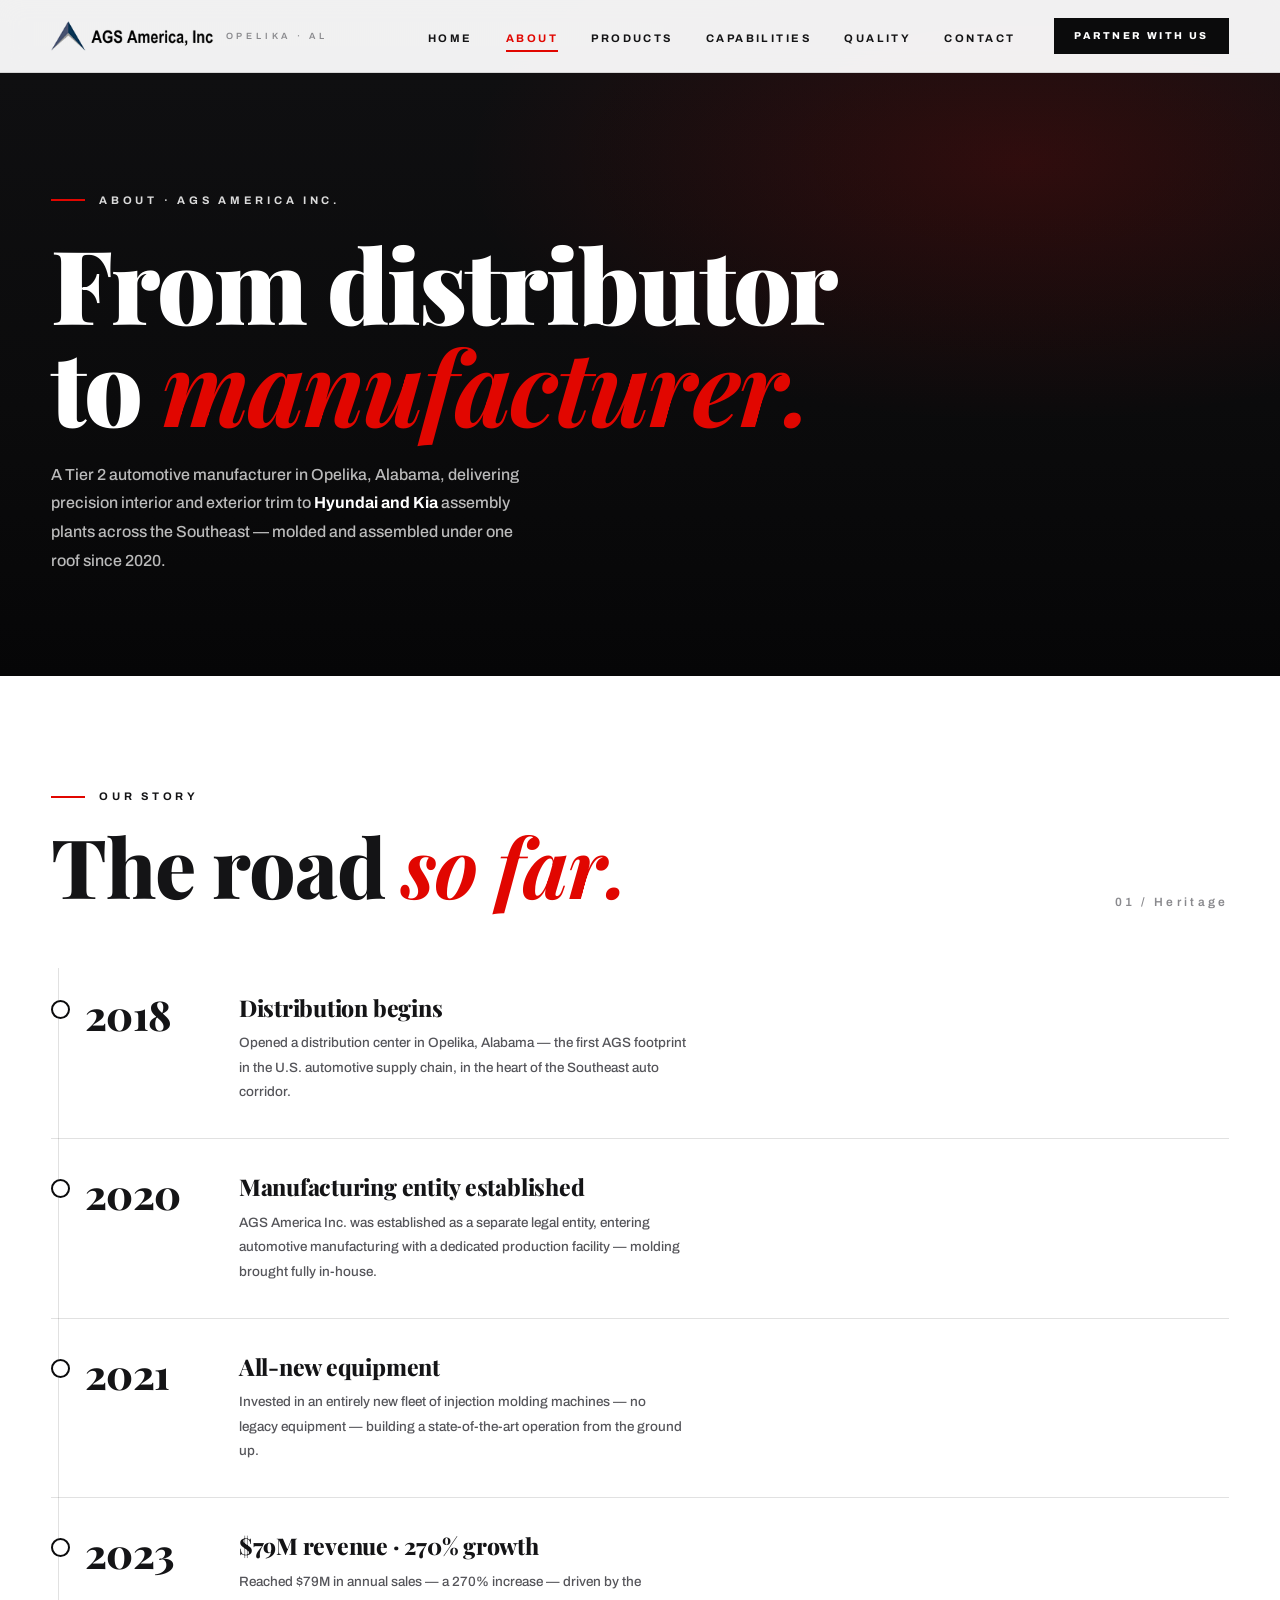
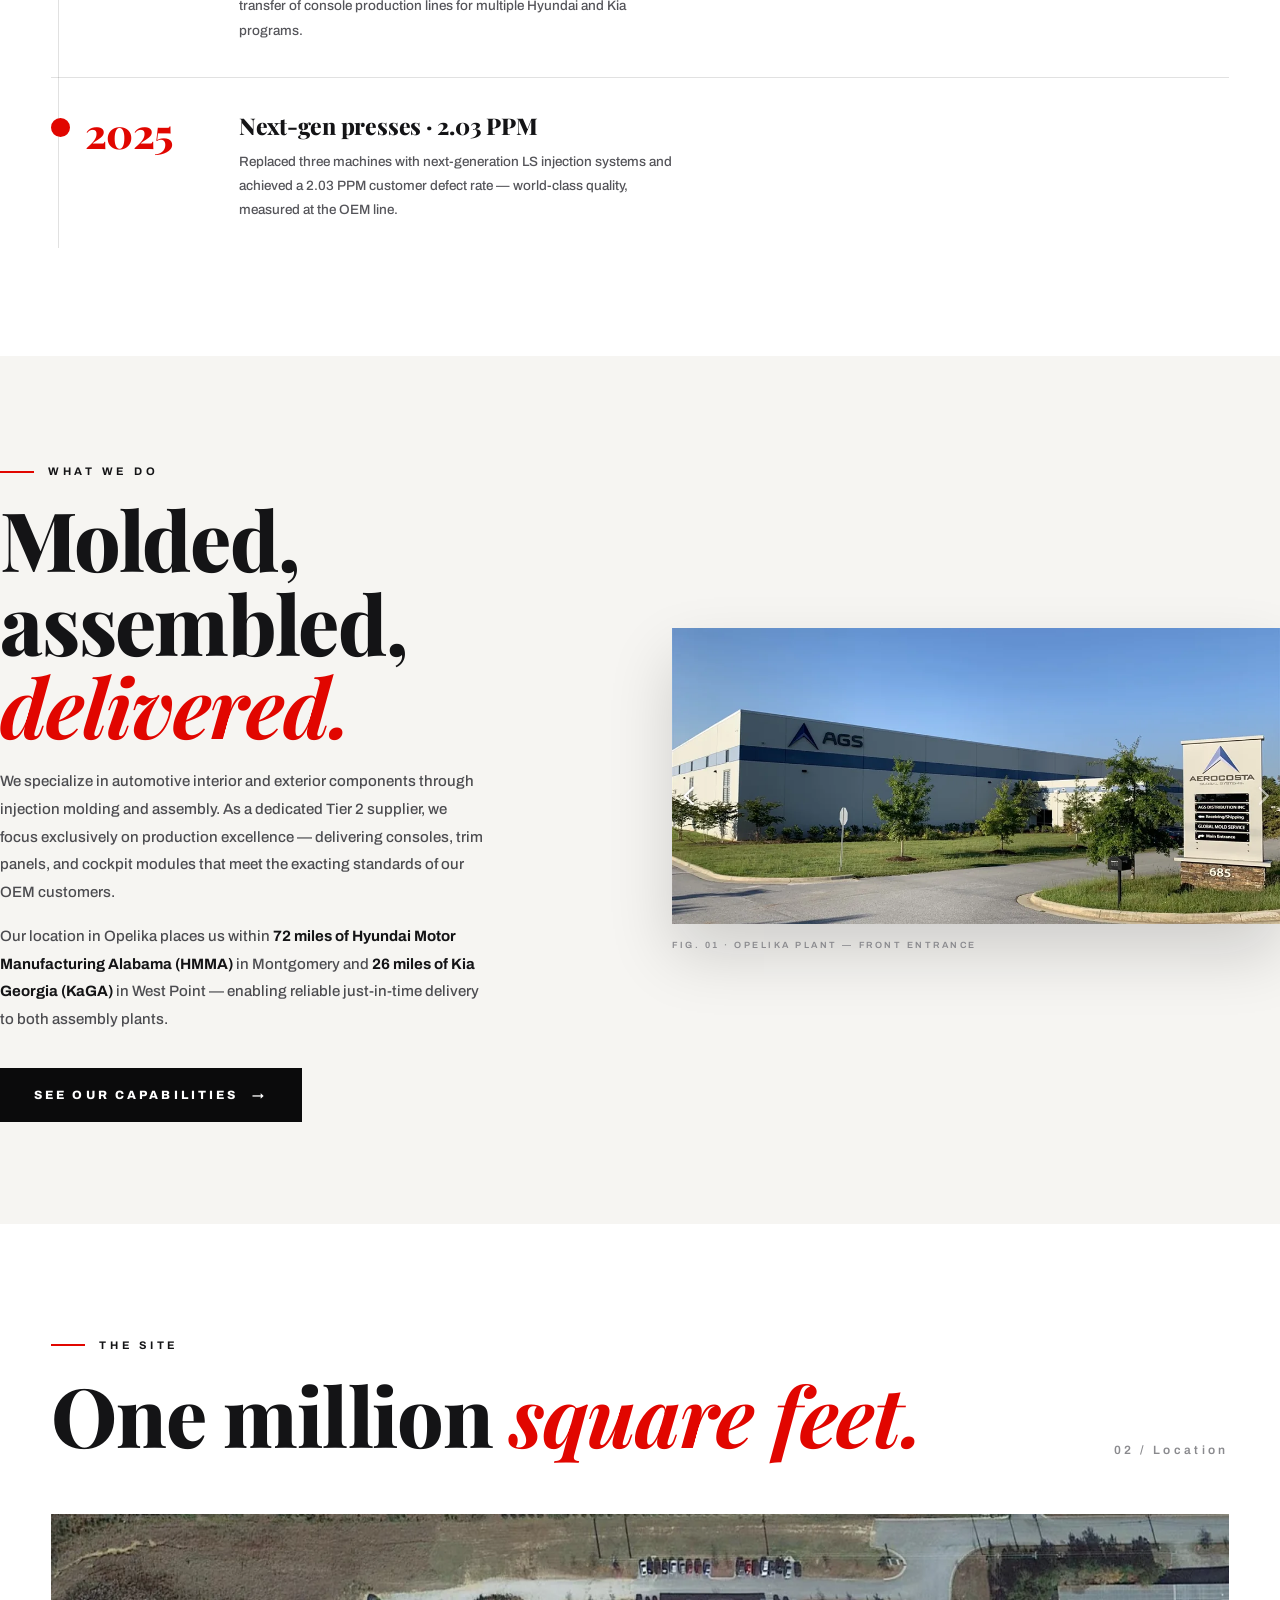
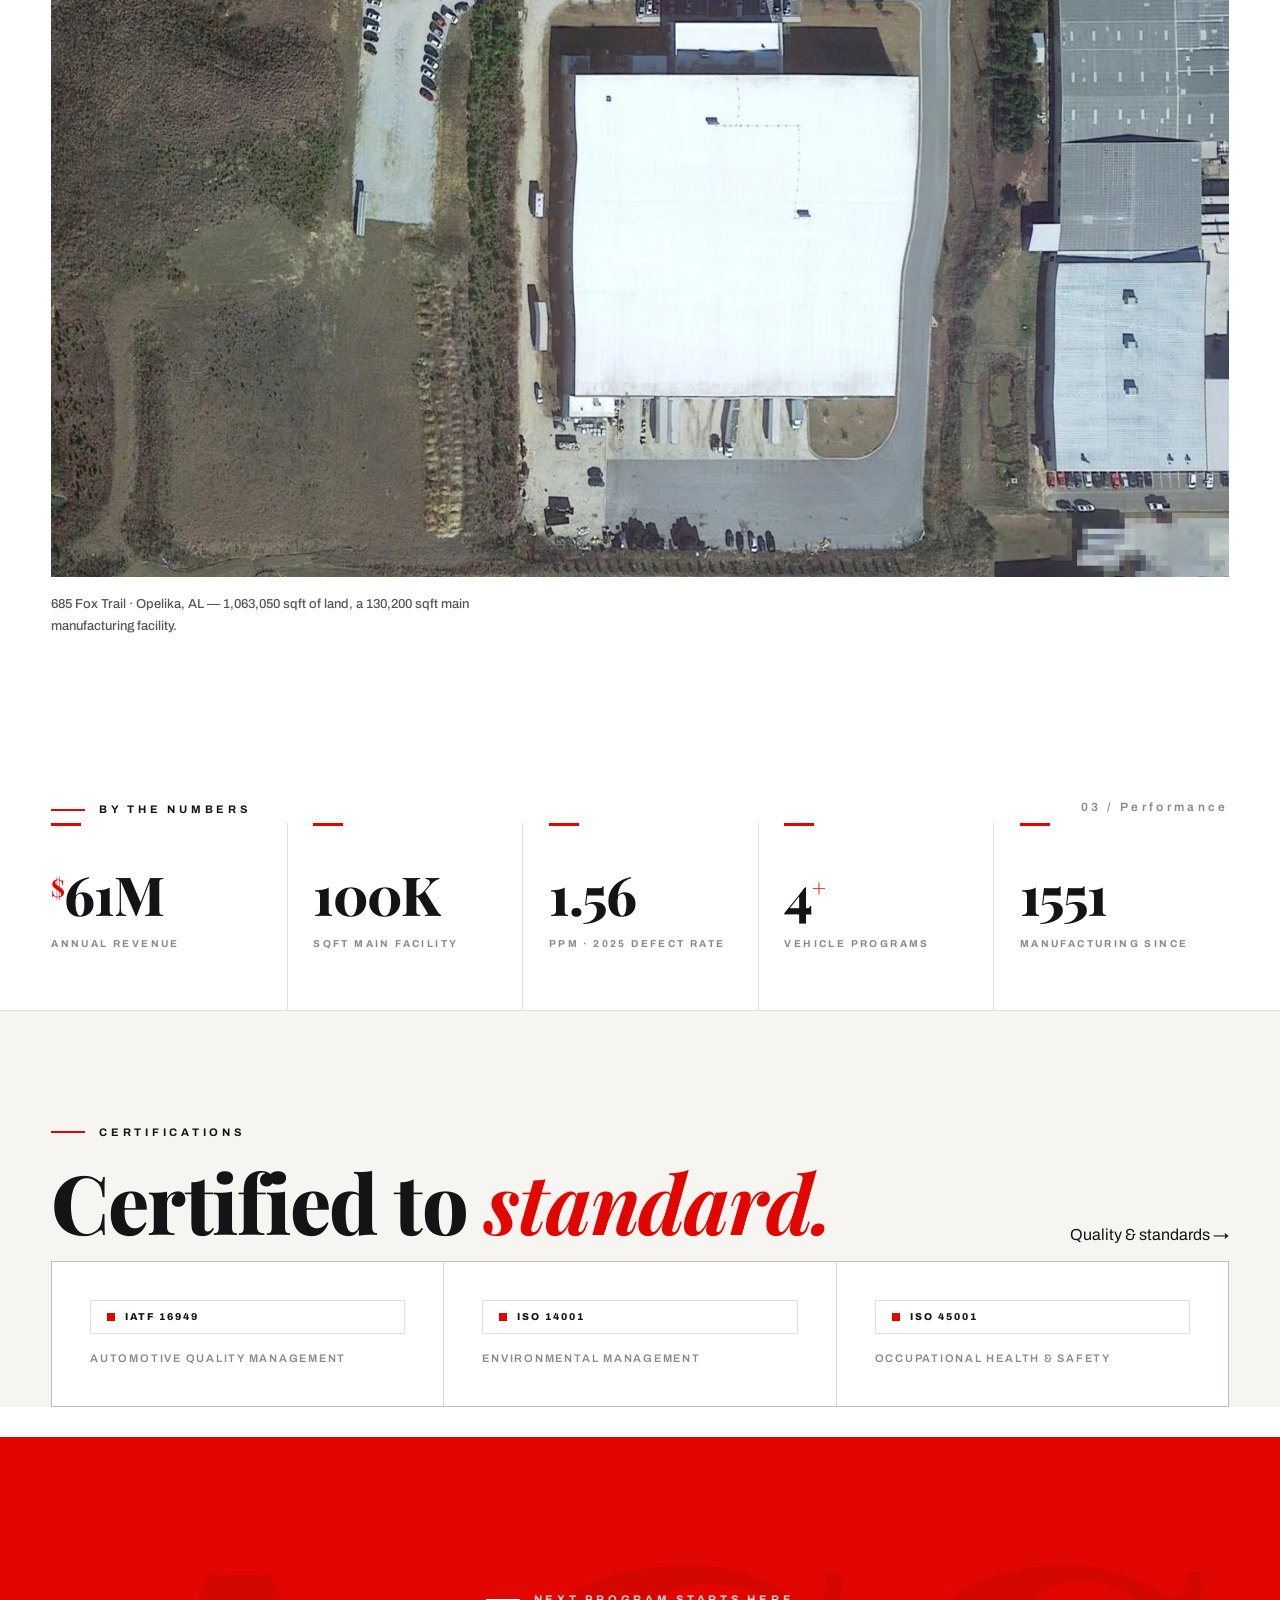
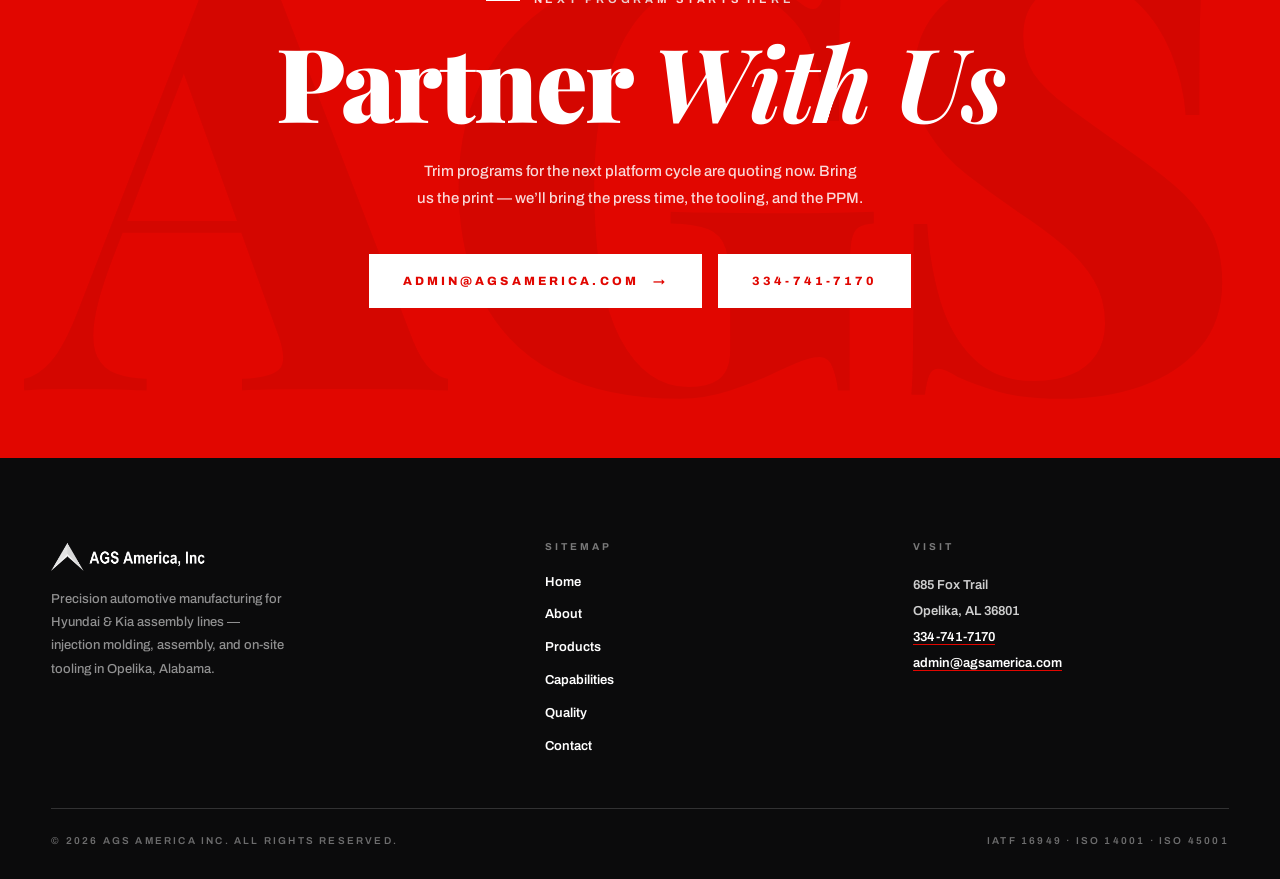
<file: about.html>
<!DOCTYPE html>
<html lang="en">
<head>
<meta charset="UTF-8">
<meta name="viewport" content="width=device-width, initial-scale=1.0">
<title>About AGS America — From Distributor to Manufacturer | Opelika, AL</title>
<meta name="description" content="AGS America grew from a 2018 distribution operation into a Tier 2 automotive manufacturer in Opelika, Alabama — injection molding and assembly for Hyundai and Kia platforms, $79M revenue, 2.03 PPM.">
<link rel="canonical" href="https://www.agsamerica.com/about.html">
<link rel="icon" href="favicon.ico" type="image/x-icon">

<!-- Open Graph -->
<meta property="og:type" content="website">
<meta property="og:title" content="About AGS America — From Distributor to Manufacturer">
<meta property="og:description" content="From a 2018 distribution center to a 130,200 sqft manufacturing plant serving Hyundai & Kia — the AGS America story.">
<meta property="og:url" content="https://www.agsamerica.com/about.html">
<meta property="og:image" content="https://www.agsamerica.com/img/plant-aerial-1.webp">
<meta name="twitter:card" content="summary_large_image">

<!-- Fonts -->
<link rel="preconnect" href="https://fonts.googleapis.com">
<link rel="preconnect" href="https://fonts.gstatic.com" crossorigin>
<link href="https://fonts.googleapis.com/css2?family=Playfair+Display:ital,wght@0,500;0,700;0,800;0,900;1,500;1,700;1,900&family=Archivo:wght@400;500;600;700;800;900&display=swap" rel="stylesheet">

<link rel="stylesheet" href="css/main.css?v=1">
<link rel="stylesheet" href="css/sub.css?v=4">
</head>
<body>

<!-- ================= NAV ================= -->
<header class="nav">
  <div class="wrap nav-inner">
    <a class="brand" href="index.html" aria-label="AGS America home">
      <img class="brand-logo" src="ags-logo.png" alt="AGS America">
      <span class="brand-sub">Opelika · AL</span>
    </a>
    <nav class="nav-drawer" id="primary-nav" aria-label="Primary">
      <ul class="nav-links">
        <li><a href="index.html">Home</a></li>
        <li><a href="about.html" class="active">About</a></li>
        <li><a href="products.html">Products</a></li>
        <li><a href="capabilities.html">Capabilities</a></li>
        <li><a href="quality.html">Quality</a></li>
        <li><a href="contact.html">Contact</a></li>
      </ul>
      <a class="nav-cta" href="contact.html">Partner&nbsp;With&nbsp;Us</a>
    </nav>
    <button class="nav-toggle" aria-label="Menu" aria-expanded="false" aria-controls="primary-nav">
      <span></span><span></span><span></span>
    </button>
  </div>
</header>

<!-- ================= PAGE HERO ================= -->
<section class="page-hero">
  <div class="wrap">
    <span class="kicker reveal">About · AGS America Inc.</span>
    <h1 class="reveal d1">From distributor<br>to <em>manufacturer.</em></h1>
    <p class="lead reveal d2">
      A Tier 2 automotive manufacturer in Opelika, Alabama, delivering precision interior and
      exterior trim to <strong>Hyundai and Kia</strong> assembly plants across the Southeast —
      molded and assembled under one roof since 2020.
    </p>
  </div>
</section>

<!-- ================= OUR STORY — TIMELINE ================= -->
<section class="sub-sec">
  <div class="wrap">
    <div class="sec-head">
      <div class="reveal">
        <span class="kicker">Our Story</span>
        <h2 class="sec-title">The road <em>so far.</em></h2>
      </div>
      <span class="index-no reveal d2">01 / Heritage</span>
    </div>

    <ol class="vtl">
      <li class="vtl-item reveal">
        <span class="vtl-year">2018</span>
        <div class="vtl-body">
          <h3>Distribution begins</h3>
          <p>Opened a distribution center in Opelika, Alabama — the first AGS footprint in the U.S. automotive supply chain, in the heart of the Southeast auto corridor.</p>
        </div>
      </li>
      <li class="vtl-item reveal d1">
        <span class="vtl-year">2020</span>
        <div class="vtl-body">
          <h3>Manufacturing entity established</h3>
          <p>AGS America Inc. was established as a separate legal entity, entering automotive manufacturing with a dedicated production facility — molding brought fully in-house.</p>
        </div>
      </li>
      <li class="vtl-item reveal d2">
        <span class="vtl-year">2021</span>
        <div class="vtl-body">
          <h3>All-new equipment</h3>
          <p>Invested in an entirely new fleet of injection molding machines — no legacy equipment — building a state-of-the-art operation from the ground up.</p>
        </div>
      </li>
      <li class="vtl-item reveal d3">
        <span class="vtl-year">2023</span>
        <div class="vtl-body">
          <h3>$79M revenue · 270% growth</h3>
          <p>Reached $79M in annual sales — a 270% increase — driven by the transfer of console production lines for multiple Hyundai and Kia programs.</p>
        </div>
      </li>
      <li class="vtl-item vtl-hot reveal d4">
        <span class="vtl-year">2025</span>
        <div class="vtl-body">
          <h3>Next-gen presses · 2.03 PPM</h3>
          <p>Replaced three machines with next-generation LS injection systems and achieved a 2.03 PPM customer defect rate — world-class quality, measured at the OEM line.</p>
        </div>
      </li>
    </ol>
  </div>
</section>

<!-- ================= WHAT WE DO ================= -->
<section class="sub-sec sub-sec--paper">
  <div class="wrap split-feature">
    <div class="split-feature-text reveal">
      <span class="kicker">What We Do</span>
      <h2 class="sec-title">Molded, assembled,<br><em>delivered.</em></h2>
      <p class="prose">
        We specialize in automotive interior and exterior components through injection molding and
        assembly. As a dedicated Tier 2 supplier, we focus exclusively on production excellence —
        delivering consoles, trim panels, and cockpit modules that meet the exacting standards of
        our OEM customers.
      </p>
      <p class="prose">
        Our location in Opelika places us within <strong>72 miles of Hyundai Motor Manufacturing
        Alabama (HMMA)</strong> in Montgomery and <strong>26 miles of Kia Georgia (KaGA)</strong> in
        West Point — enabling reliable just-in-time delivery to both assembly plants.
      </p>
      <a class="btn btn--dark" href="capabilities.html">See our capabilities <span class="arrow">→</span></a>
    </div>
    <figure class="split-feature-media reveal d2">
      <img src="img/plant-exterior-front-1.webp" alt="AGS America plant — front entrance, Fox Trail" loading="lazy" decoding="async" width="1400" height="788">
      <figcaption>Fig. 01 · Opelika plant — front entrance</figcaption>
    </figure>
  </div>
</section>

<!-- ================= LOCATION PHOTO ================= -->
<section class="sub-sec">
  <div class="wrap">
    <div class="sec-head">
      <div class="reveal">
        <span class="kicker">The site</span>
        <h2 class="sec-title">One million <em>square feet.</em></h2>
      </div>
      <span class="index-no reveal d2">02 / Location</span>
    </div>
    <figure class="wide-photo reveal">
      <img src="img/plant-aerial-1.webp" alt="Aerial view of the AGS America facility in Opelika, Alabama" loading="lazy" decoding="async" width="1920" height="1080">
      <figcaption>685 Fox Trail · Opelika, AL — 1,063,050 sqft of land, a 130,200 sqft main manufacturing facility.</figcaption>
    </figure>
  </div>
</section>

<!-- ================= BY THE NUMBERS ================= -->
<section class="stats" aria-label="Company statistics">
  <div class="wrap">
    <div class="stats-head reveal">
      <span class="kicker">By the numbers</span>
      <span class="index-no">03 / Performance</span>
    </div>
    <div class="stats-grid">
      <div class="stat reveal">
        <div class="stat-num"><sup>$</sup><span class="count" data-target="79" data-suffix="M">0</span></div>
        <div class="stat-label">Annual Revenue</div>
      </div>
      <div class="stat reveal d1">
        <div class="stat-num"><span class="count" data-target="130" data-suffix="K">0</span></div>
        <div class="stat-label">sqft Main Facility</div>
      </div>
      <div class="stat reveal d2">
        <div class="stat-num"><span class="count" data-target="2.03" data-decimals="2">0</span></div>
        <div class="stat-label">PPM · 2025 Defect Rate</div>
      </div>
      <div class="stat reveal d3">
        <div class="stat-num"><span class="count" data-target="5">0</span><sup>+</sup></div>
        <div class="stat-label">Vehicle Programs</div>
      </div>
      <div class="stat reveal d4">
        <div class="stat-num"><span class="count" data-target="2020">0</span></div>
        <div class="stat-label">Manufacturing Since</div>
      </div>
    </div>
  </div>
</section>

<!-- ================= CERTIFICATIONS MINI ================= -->
<section class="sub-sec sub-sec--paper">
  <div class="wrap">
    <div class="sec-head">
      <div class="reveal">
        <span class="kicker">Certifications</span>
        <h2 class="sec-title">Certified to <em>standard.</em></h2>
      </div>
      <a class="tl-link reveal d2" href="quality.html">Quality &amp; standards <span aria-hidden="true">→</span></a>
    </div>
    <div class="cert-mini reveal">
      <a class="cert-mini-item" href="quality.html">
        <span class="badge-chip">IATF 16949</span>
        <p>Automotive Quality Management</p>
      </a>
      <a class="cert-mini-item" href="quality.html">
        <span class="badge-chip">ISO 14001</span>
        <p>Environmental Management</p>
      </a>
      <a class="cert-mini-item" href="quality.html">
        <span class="badge-chip">ISO 45001</span>
        <p>Occupational Health &amp; Safety</p>
      </a>
    </div>
  </div>
</section>

<!-- ================= CTA ================= -->
<section class="cta" id="contact">
  <div class="wrap">
    <span class="kicker reveal">Next program starts here</span>
    <h2 class="reveal d1">Partner <em>With Us</em></h2>
    <p class="reveal d2">Trim programs for the next platform cycle are quoting now. Bring us the print — we’ll bring the press time, the tooling, and the PPM.</p>
    <div class="cta-actions reveal d3">
      <a class="btn" href="mailto:admin@agsamerica.com?subject=Website%20Inquiry%20-%20AGS%20America">admin@agsamerica.com <span class="arrow">→</span></a>
      <a class="btn btn--ghost" href="tel:+13347417170">334-741-7170</a>
    </div>
  </div>
</section>

<!-- ================= FOOTER ================= -->
<footer class="footer">
  <div class="wrap">
    <div class="footer-inner">
      <div>
        <img class="footer-logo" src="ags-logo-white.png" alt="AGS America">
        <p class="footer-tag">Precision automotive manufacturing for Hyundai &amp; Kia assembly lines — injection molding, assembly, and on-site tooling in Opelika, Alabama.</p>
      </div>
      <div>
        <h4>Sitemap</h4>
        <ul>
          <li><a href="index.html">Home</a></li>
          <li><a href="about.html">About</a></li>
          <li><a href="products.html">Products</a></li>
          <li><a href="capabilities.html">Capabilities</a></li>
          <li><a href="quality.html">Quality</a></li>
          <li><a href="contact.html">Contact</a></li>
        </ul>
      </div>
      <div>
        <h4>Visit</h4>
        <address>
          685 Fox Trail<br>
          Opelika, AL 36801<br>
          <a href="tel:+13347417170">334-741-7170</a><br>
          <a href="mailto:admin@agsamerica.com">admin@agsamerica.com</a>
        </address>
      </div>
    </div>
    <div class="footer-base">
      <span>© 2026 AGS America Inc. All rights reserved.</span>
      <span>IATF 16949 · ISO 14001 · ISO 45001</span>
    </div>
  </div>
</footer>

<script src="js/main.js?v=2" defer></script>
</body>
</html>
</file>
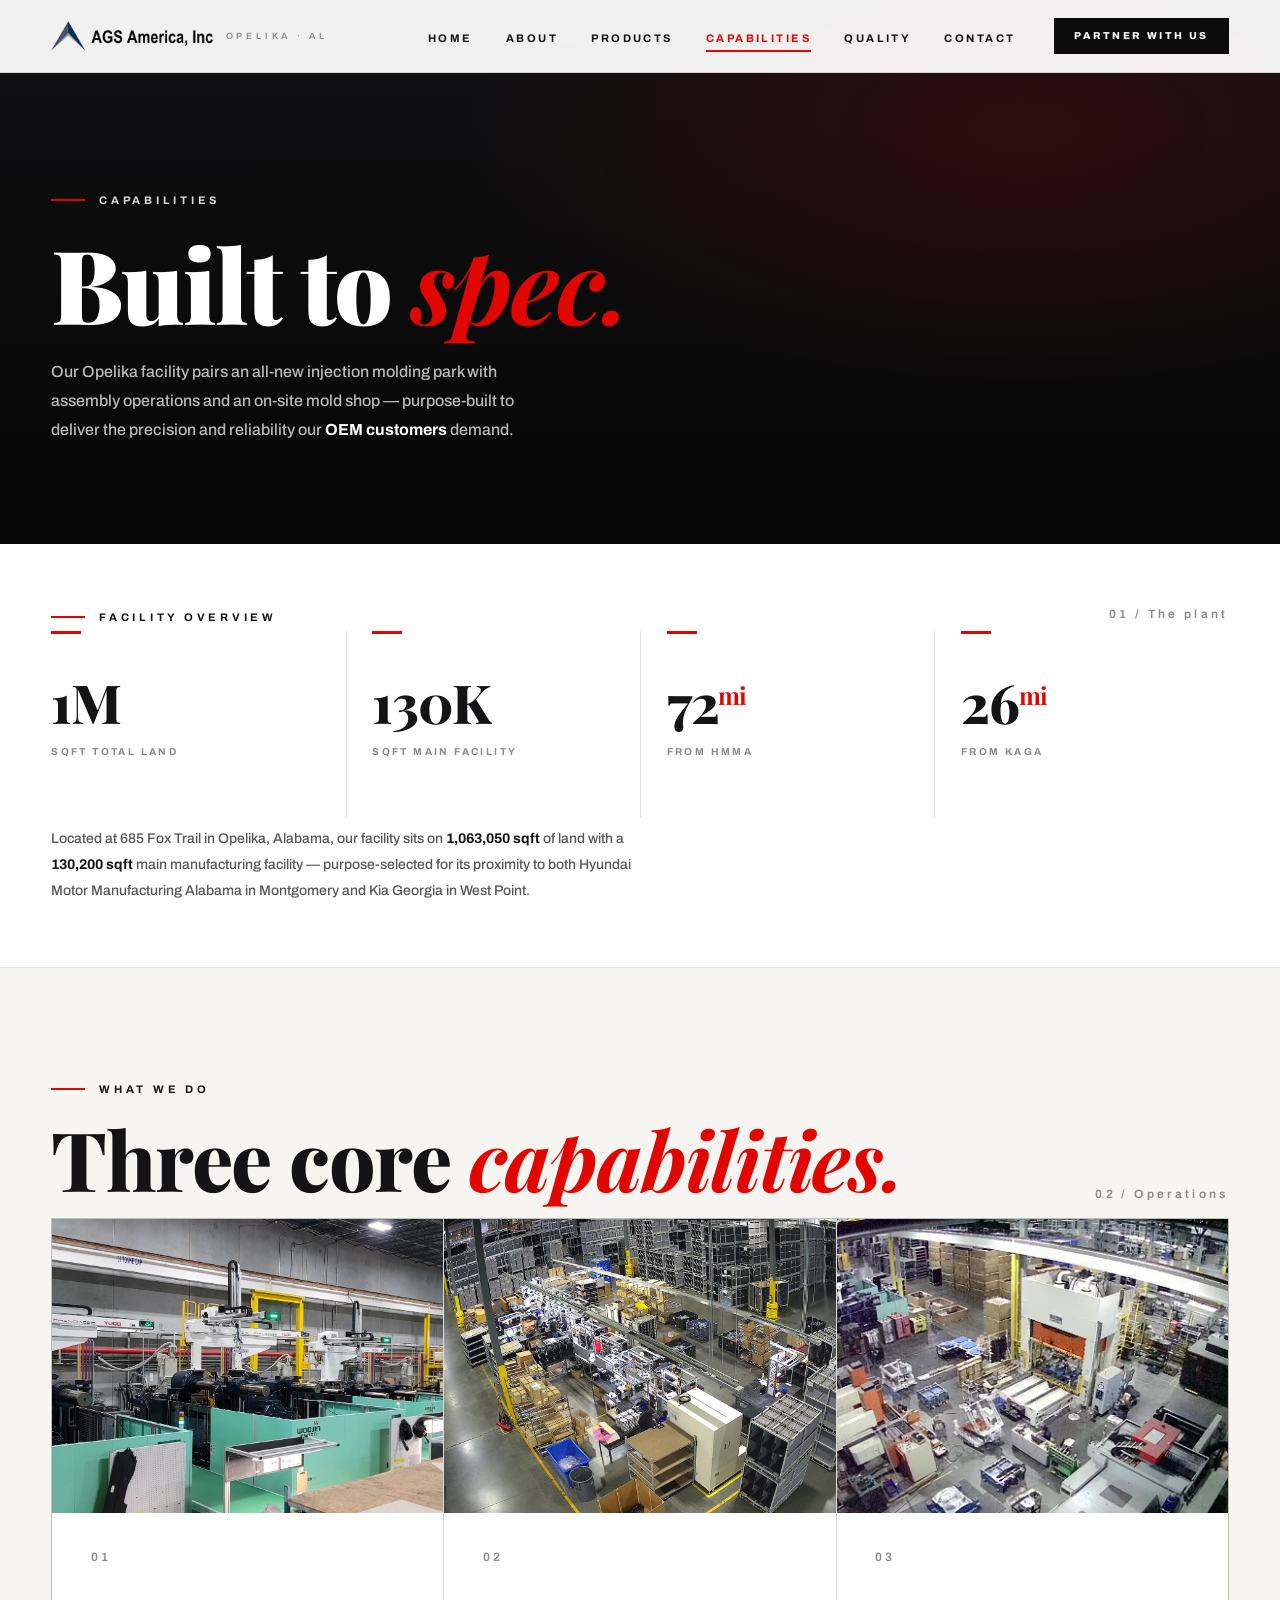
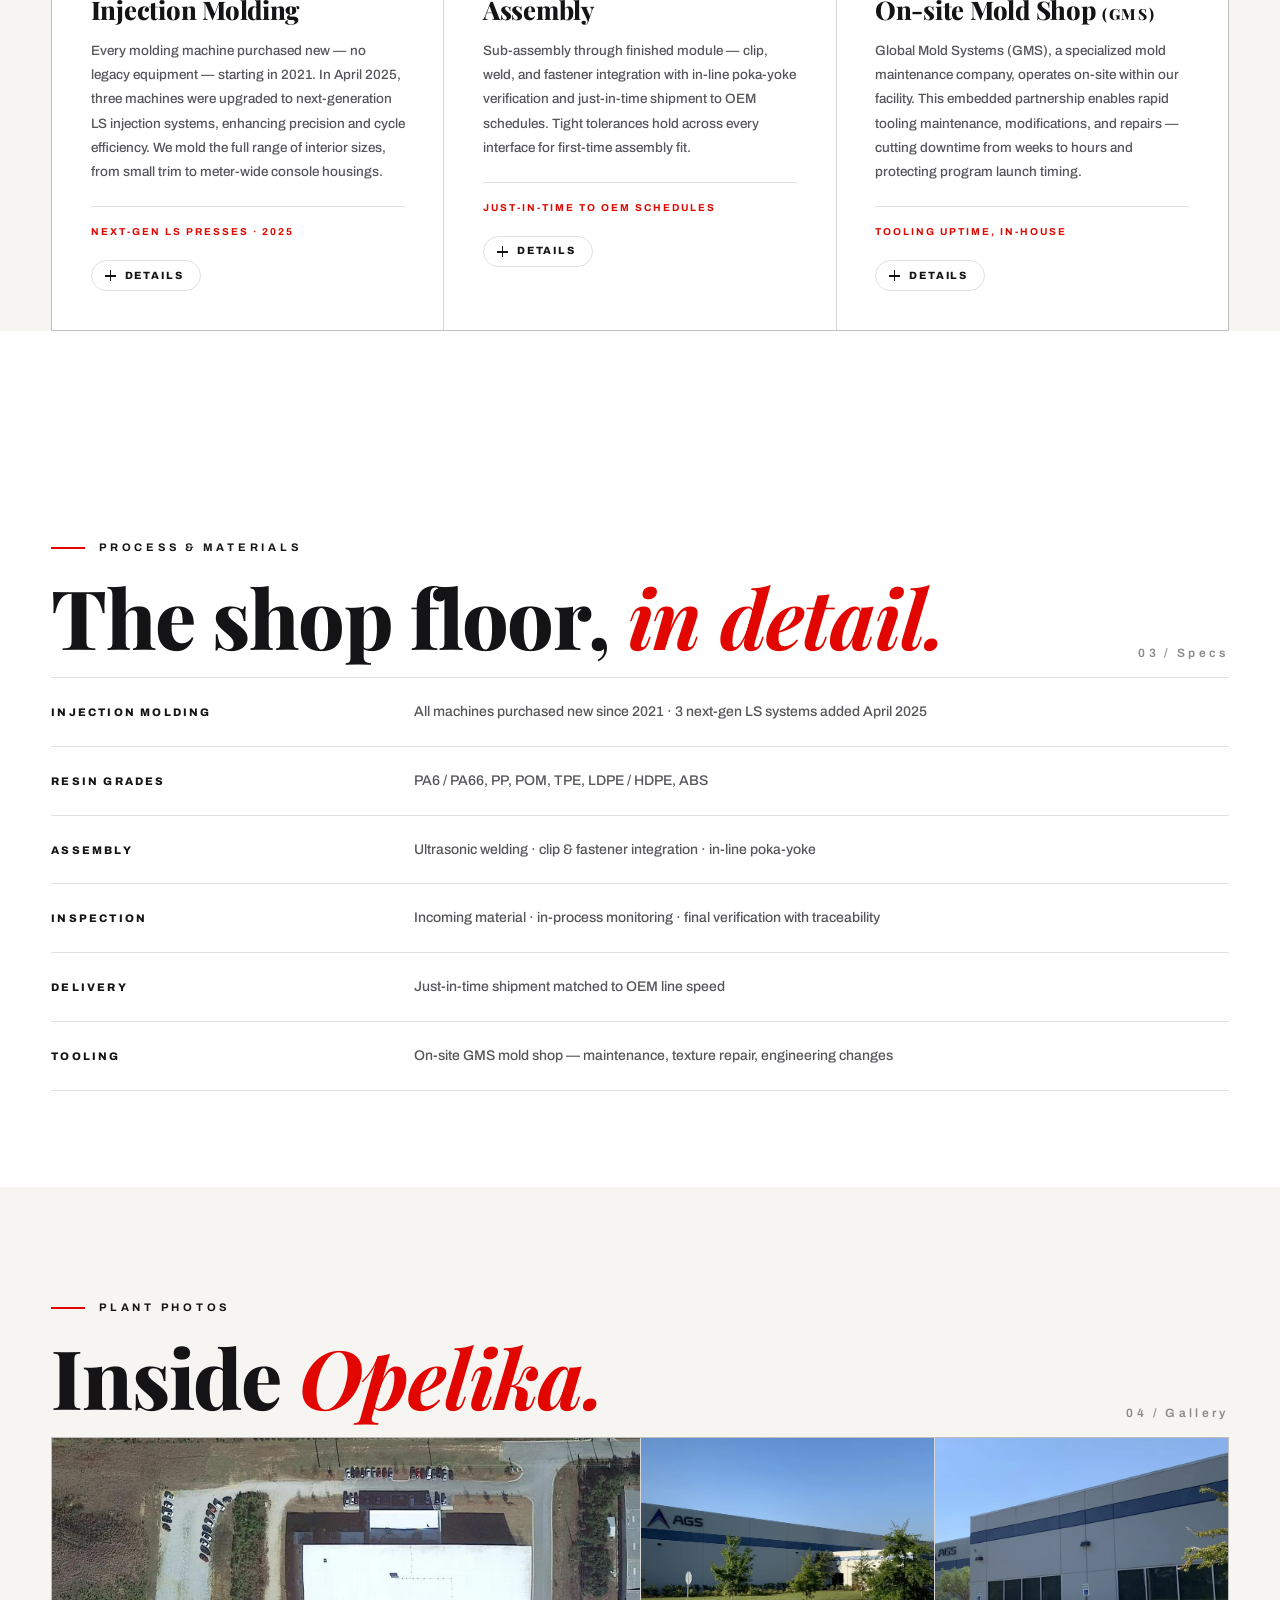
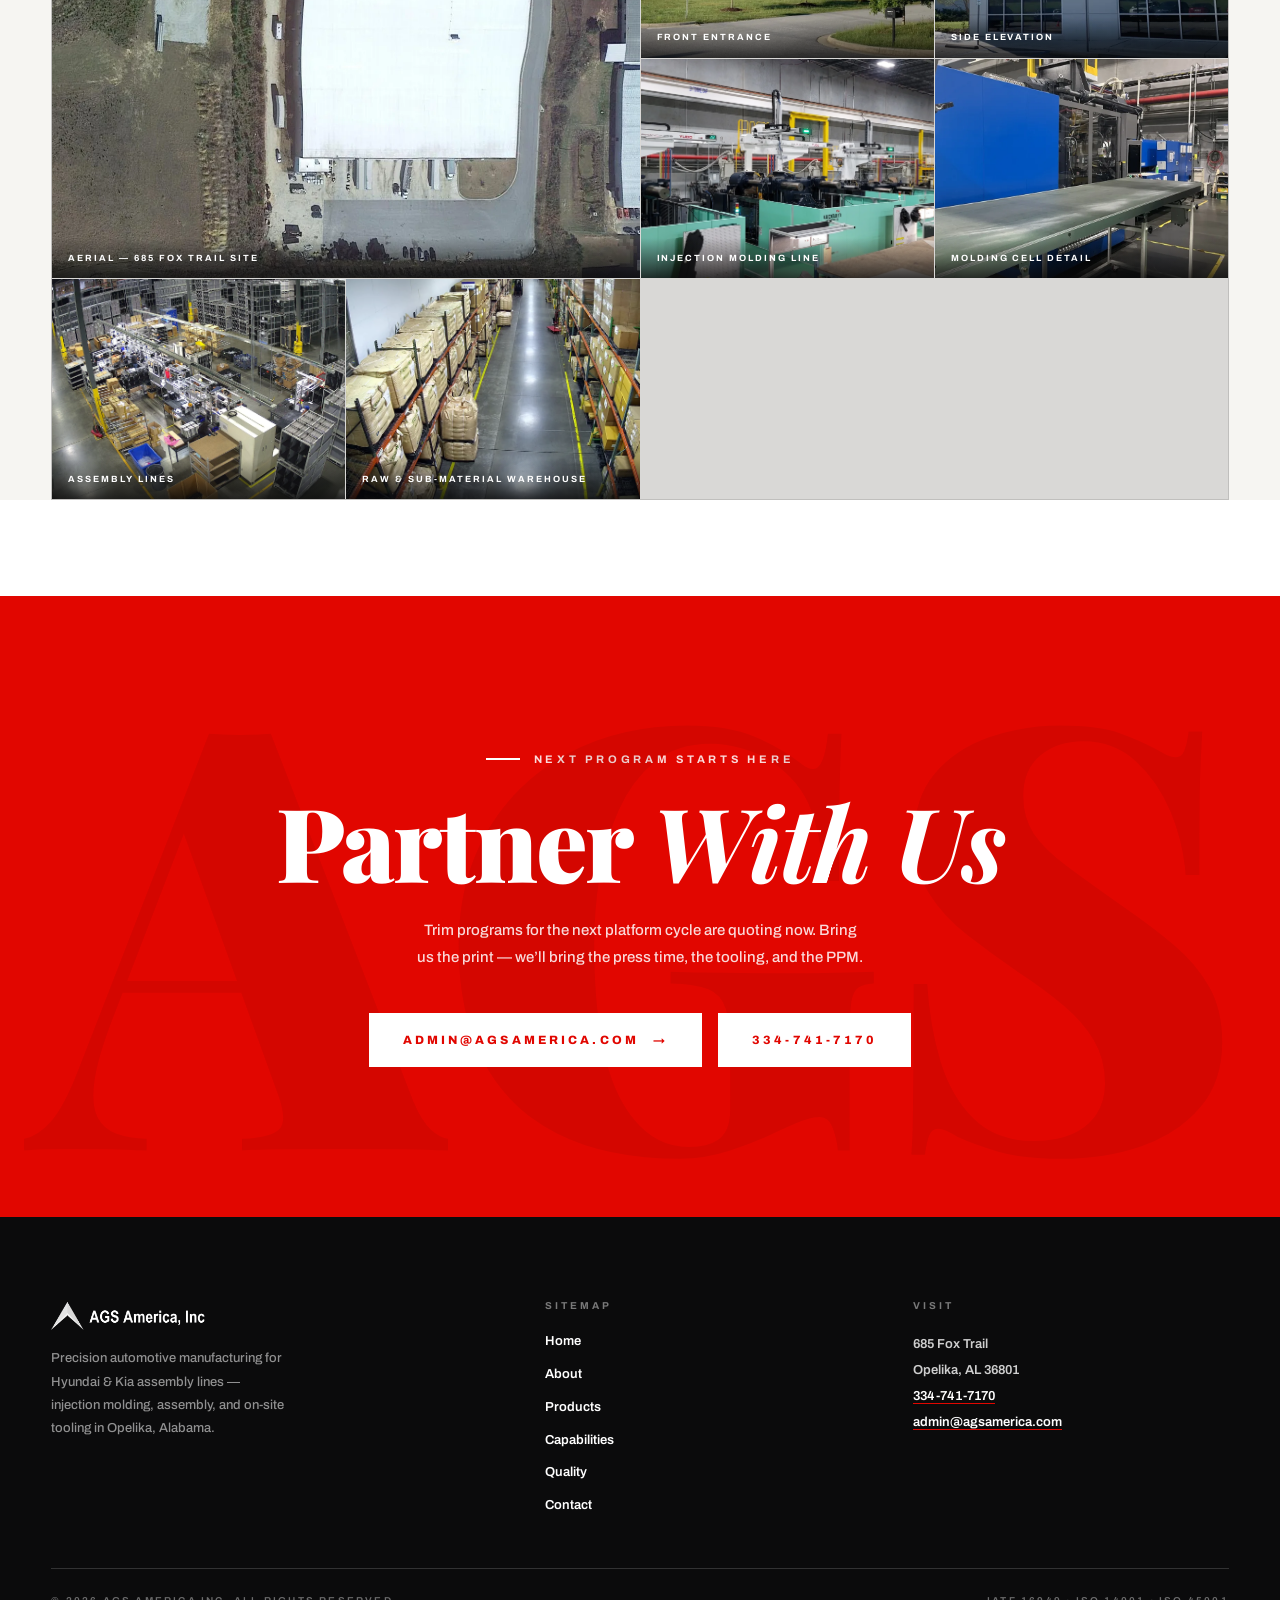
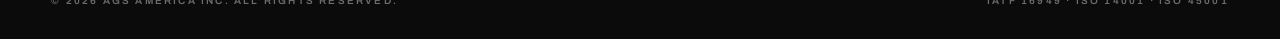
<file: capabilities.html>
<!DOCTYPE html>
<html lang="en">
<head>
<meta charset="UTF-8">
<meta name="viewport" content="width=device-width, initial-scale=1.0">
<title>Capabilities — Injection Molding, Assembly &amp; On-site Mold Shop | AGS America</title>
<meta name="description" content="AGS America's Opelika plant: an all-new injection molding park (next-gen LS presses, 2025), assembly with in-line poka-yoke, and an on-site GMS mold shop on 1M sqft of land near HMMA and KaGA.">
<link rel="canonical" href="https://www.agsamerica.com/capabilities.html">
<link rel="icon" href="favicon.ico" type="image/x-icon">

<!-- Open Graph -->
<meta property="og:type" content="website">
<meta property="og:title" content="Capabilities — Injection Molding, Assembly & On-site Mold Shop">
<meta property="og:description" content="An all-new molding park, full assembly operations, and an on-site mold shop in a 130,200 sqft Opelika plant near Hyundai and Kia.">
<meta property="og:url" content="https://www.agsamerica.com/capabilities.html">
<meta property="og:image" content="https://www.agsamerica.com/img/molding-machine-1.webp">
<meta name="twitter:card" content="summary_large_image">

<!-- Fonts -->
<link rel="preconnect" href="https://fonts.googleapis.com">
<link rel="preconnect" href="https://fonts.gstatic.com" crossorigin>
<link href="https://fonts.googleapis.com/css2?family=Playfair+Display:ital,wght@0,500;0,700;0,800;0,900;1,500;1,700;1,900&family=Archivo:wght@400;500;600;700;800;900&display=swap" rel="stylesheet">

<link rel="stylesheet" href="css/main.css?v=1">
<link rel="stylesheet" href="css/sub.css?v=4">
</head>
<body>

<!-- ================= NAV ================= -->
<header class="nav">
  <div class="wrap nav-inner">
    <a class="brand" href="index.html" aria-label="AGS America home">
      <img class="brand-logo" src="ags-logo.png" alt="AGS America">
      <span class="brand-sub">Opelika · AL</span>
    </a>
    <nav class="nav-drawer" id="primary-nav" aria-label="Primary">
      <ul class="nav-links">
        <li><a href="index.html">Home</a></li>
        <li><a href="about.html">About</a></li>
        <li><a href="products.html">Products</a></li>
        <li><a href="capabilities.html" class="active">Capabilities</a></li>
        <li><a href="quality.html">Quality</a></li>
        <li><a href="contact.html">Contact</a></li>
      </ul>
      <a class="nav-cta" href="contact.html">Partner&nbsp;With&nbsp;Us</a>
    </nav>
    <button class="nav-toggle" aria-label="Menu" aria-expanded="false" aria-controls="primary-nav">
      <span></span><span></span><span></span>
    </button>
  </div>
</header>

<!-- ================= PAGE HERO ================= -->
<section class="page-hero">
  <div class="wrap">
    <span class="kicker reveal">Capabilities</span>
    <h1 class="reveal d1">Built to <em>spec.</em></h1>
    <p class="lead reveal d2">
      Our Opelika facility pairs an all-new injection molding park with assembly operations and an
      on-site mold shop — purpose-built to deliver the precision and reliability our
      <strong>OEM customers</strong> demand.
    </p>
  </div>
</section>

<!-- ================= FACILITY OVERVIEW STATS ================= -->
<section class="stats" aria-label="Facility overview">
  <div class="wrap">
    <div class="stats-head reveal">
      <span class="kicker">Facility Overview</span>
      <span class="index-no">01 / The plant</span>
    </div>
    <div class="stats-grid stats-grid--4">
      <div class="stat reveal">
        <div class="stat-num"><span class="count" data-target="1" data-suffix="M">0</span></div>
        <div class="stat-label">sqft Total Land</div>
      </div>
      <div class="stat reveal d1">
        <div class="stat-num"><span class="count" data-target="130" data-suffix="K">0</span></div>
        <div class="stat-label">sqft Main Facility</div>
      </div>
      <div class="stat reveal d2">
        <div class="stat-num"><span class="count" data-target="72">0</span><sup>mi</sup></div>
        <div class="stat-label">from HMMA</div>
      </div>
      <div class="stat reveal d3">
        <div class="stat-num"><span class="count" data-target="26">0</span><sup>mi</sup></div>
        <div class="stat-label">from KaGA</div>
      </div>
    </div>
    <p class="stats-note reveal">
      Located at 685 Fox Trail in Opelika, Alabama, our facility sits on <strong>1,063,050 sqft</strong>
      of land with a <strong>130,200 sqft</strong> main manufacturing facility — purpose-selected for its
      proximity to both Hyundai Motor Manufacturing Alabama in Montgomery and Kia Georgia in West Point.
    </p>
  </div>
</section>

<!-- ================= CAPABILITY CARDS ================= -->
<section class="sub-sec sub-sec--paper">
  <div class="wrap">
    <div class="sec-head">
      <div class="reveal">
        <span class="kicker">What we do</span>
        <h2 class="sec-title">Three core <em>capabilities.</em></h2>
      </div>
      <span class="index-no reveal d2">02 / Operations</span>
    </div>

    <div class="caps-grid">
      <article class="cap reveal" id="injection-molding" data-cap>
        <div class="cap-photo"><img src="img/molding-machine-1.webp" alt="High-tonnage injection molding line" loading="lazy" decoding="async" width="1920" height="897"></div>
        <div class="cap-body">
          <span class="index-no">01</span>
          <h3>Injection Molding</h3>
          <p>Every molding machine purchased new — no legacy equipment — starting in 2021. In April 2025, three machines were upgraded to next-generation LS injection systems, enhancing precision and cycle efficiency. We mold the full range of interior sizes, from small trim to meter-wide console housings.</p>
          <div class="cap-note">Next-gen LS presses · 2025</div>
          <button class="cap-toggle" type="button" aria-expanded="false" aria-controls="injection-molding-detail">
            <span class="cap-toggle-icon" aria-hidden="true"></span>
            <span class="cap-toggle-label">Details</span>
          </button>
        </div>
        <div class="cap-detail" id="injection-molding-detail" role="region" aria-label="Injection Molding details" hidden>
          <div class="cap-detail-inner">
            <ul class="cap-detail-list">
              <li>Every machine purchased new since 2021 — no legacy equipment.</li>
              <li>Three next-generation LS systems added in April 2025.</li>
              <li>Full range: small trim pieces to meter-wide console housings.</li>
            </ul>
          </div>
        </div>
      </article>

      <article class="cap reveal d1" id="assembly" data-cap>
        <div class="cap-photo"><img src="img/assembly-line.webp" alt="Assembly line on the AGS production floor" loading="lazy" decoding="async" width="1920" height="951"></div>
        <div class="cap-body">
          <span class="index-no">02</span>
          <h3>Assembly</h3>
          <p>Sub-assembly through finished module — clip, weld, and fastener integration with in-line poka-yoke verification and just-in-time shipment to OEM schedules. Tight tolerances hold across every interface for first-time assembly fit.</p>
          <div class="cap-note">Just-in-time to OEM schedules</div>
          <button class="cap-toggle" type="button" aria-expanded="false" aria-controls="assembly-detail">
            <span class="cap-toggle-icon" aria-hidden="true"></span>
            <span class="cap-toggle-label">Details</span>
          </button>
        </div>
        <div class="cap-detail" id="assembly-detail" role="region" aria-label="Assembly details" hidden>
          <div class="cap-detail-inner">
            <ul class="cap-detail-list">
              <li>Clip, weld, and fastener integration.</li>
              <li>In-line poka-yoke verification.</li>
              <li>Just-in-time shipment to OEM schedules.</li>
              <li>Raw &amp; sub-material warehouse feeding the lines.</li>
            </ul>
          </div>
        </div>
      </article>

      <article class="cap reveal d2" id="mold-shop" data-cap>
        <div class="cap-photo"><img src="img/mold-shop.webp" alt="GMS on-site mold shop inside the AGS facility" loading="lazy" decoding="async" width="1280" height="605"></div>
        <div class="cap-body">
          <span class="index-no">03</span>
          <h3>On-site Mold Shop <span style="font-size:.6em;letter-spacing:.1em">(GMS)</span></h3>
          <p>Global Mold Systems (GMS), a specialized mold maintenance company, operates on-site within our facility. This embedded partnership enables rapid tooling maintenance, modifications, and repairs — cutting downtime from weeks to hours and protecting program launch timing.</p>
          <div class="cap-note">Tooling uptime, in-house</div>
          <button class="cap-toggle" type="button" aria-expanded="false" aria-controls="mold-shop-detail">
            <span class="cap-toggle-icon" aria-hidden="true"></span>
            <span class="cap-toggle-label">Details</span>
          </button>
        </div>
        <div class="cap-detail" id="mold-shop-detail" role="region" aria-label="On-site Mold Shop details" hidden>
          <div class="cap-detail-inner">
            <ul class="cap-detail-list">
              <li>Global Mold Systems operates inside the AGS facility.</li>
              <li>Tooling maintenance, modifications, and repairs without leaving the building.</li>
              <li>Downtime cut from weeks to hours.</li>
              <li>Immediate response to engineering changes.</li>
            </ul>
          </div>
        </div>
      </article>
    </div>
  </div>
</section>

<!-- ================= MATERIALS / PROCESS SPECS ================= -->
<section class="sub-sec">
  <div class="wrap">
    <div class="sec-head">
      <div class="reveal">
        <span class="kicker">Process &amp; materials</span>
        <h2 class="sec-title">The shop floor, <em>in detail.</em></h2>
      </div>
      <span class="index-no reveal d2">03 / Specs</span>
    </div>
    <div class="spec-table reveal">
      <div class="spec-row">
        <span class="spec-key">Injection Molding</span>
        <span class="spec-val">All machines purchased new since 2021 · 3 next-gen LS systems added April 2025</span>
      </div>
      <div class="spec-row">
        <span class="spec-key">Resin Grades</span>
        <span class="spec-val">PA6 / PA66, PP, POM, TPE, LDPE / HDPE, ABS</span>
      </div>
      <div class="spec-row">
        <span class="spec-key">Assembly</span>
        <span class="spec-val">Ultrasonic welding · clip &amp; fastener integration · in-line poka-yoke</span>
      </div>
      <div class="spec-row">
        <span class="spec-key">Inspection</span>
        <span class="spec-val">Incoming material · in-process monitoring · final verification with traceability</span>
      </div>
      <div class="spec-row">
        <span class="spec-key">Delivery</span>
        <span class="spec-val">Just-in-time shipment matched to OEM line speed</span>
      </div>
      <div class="spec-row">
        <span class="spec-key">Tooling</span>
        <span class="spec-val">On-site GMS mold shop — maintenance, texture repair, engineering changes</span>
      </div>
    </div>
  </div>
</section>

<!-- ================= PLANT PHOTOS GALLERY ================= -->
<section class="sub-sec sub-sec--paper">
  <div class="wrap">
    <div class="sec-head">
      <div class="reveal">
        <span class="kicker">Plant photos</span>
        <h2 class="sec-title">Inside <em>Opelika.</em></h2>
      </div>
      <span class="index-no reveal d2">04 / Gallery</span>
    </div>
    <div class="gallery reveal">
      <figure class="gallery-item gallery-wide">
        <img src="img/plant-aerial-1.webp" alt="Aerial view of the AGS America facility" loading="lazy" decoding="async" width="1920" height="1080">
        <figcaption>Aerial — 685 Fox Trail site</figcaption>
      </figure>
      <figure class="gallery-item">
        <img src="img/plant-exterior-front-1.webp" alt="Plant front entrance" loading="lazy" decoding="async" width="1400" height="788">
        <figcaption>Front entrance</figcaption>
      </figure>
      <figure class="gallery-item">
        <img src="img/plant-exterior-front-2.webp" alt="Plant side angle" loading="lazy" decoding="async" width="1400" height="788">
        <figcaption>Side elevation</figcaption>
      </figure>
      <figure class="gallery-item">
        <img src="img/molding-machine-1.webp" alt="Injection molding line" loading="lazy" decoding="async" width="1920" height="897">
        <figcaption>Injection molding line</figcaption>
      </figure>
      <figure class="gallery-item">
        <img src="img/molding-machine-3.webp" alt="Molding cell detail" loading="lazy" decoding="async" width="1080" height="1440">
        <figcaption>Molding cell detail</figcaption>
      </figure>
      <figure class="gallery-item">
        <img src="img/assembly-line.webp" alt="Assembly line overview" loading="lazy" decoding="async" width="1920" height="951">
        <figcaption>Assembly lines</figcaption>
      </figure>
      <figure class="gallery-item">
        <img src="img/warehouse.webp" alt="Raw and sub-material warehouse racking" loading="lazy" decoding="async" width="1920" height="929">
        <figcaption>Raw &amp; sub-material warehouse</figcaption>
      </figure>
    </div>
  </div>
</section>

<!-- ================= CTA ================= -->
<section class="cta" id="contact">
  <div class="wrap">
    <span class="kicker reveal">Next program starts here</span>
    <h2 class="reveal d1">Partner <em>With Us</em></h2>
    <p class="reveal d2">Trim programs for the next platform cycle are quoting now. Bring us the print — we’ll bring the press time, the tooling, and the PPM.</p>
    <div class="cta-actions reveal d3">
      <a class="btn" href="mailto:admin@agsamerica.com?subject=Website%20Inquiry%20-%20AGS%20America">admin@agsamerica.com <span class="arrow">→</span></a>
      <a class="btn btn--ghost" href="tel:+13347417170">334-741-7170</a>
    </div>
  </div>
</section>

<!-- ================= FOOTER ================= -->
<footer class="footer">
  <div class="wrap">
    <div class="footer-inner">
      <div>
        <img class="footer-logo" src="ags-logo-white.png" alt="AGS America">
        <p class="footer-tag">Precision automotive manufacturing for Hyundai &amp; Kia assembly lines — injection molding, assembly, and on-site tooling in Opelika, Alabama.</p>
      </div>
      <div>
        <h4>Sitemap</h4>
        <ul>
          <li><a href="index.html">Home</a></li>
          <li><a href="about.html">About</a></li>
          <li><a href="products.html">Products</a></li>
          <li><a href="capabilities.html">Capabilities</a></li>
          <li><a href="quality.html">Quality</a></li>
          <li><a href="contact.html">Contact</a></li>
        </ul>
      </div>
      <div>
        <h4>Visit</h4>
        <address>
          685 Fox Trail<br>
          Opelika, AL 36801<br>
          <a href="tel:+13347417170">334-741-7170</a><br>
          <a href="mailto:admin@agsamerica.com">admin@agsamerica.com</a>
        </address>
      </div>
    </div>
    <div class="footer-base">
      <span>© 2026 AGS America Inc. All rights reserved.</span>
      <span>IATF 16949 · ISO 14001 · ISO 45001</span>
    </div>
  </div>
</footer>

<script src="js/main.js?v=2" defer></script>
</body>
</html>
</file>
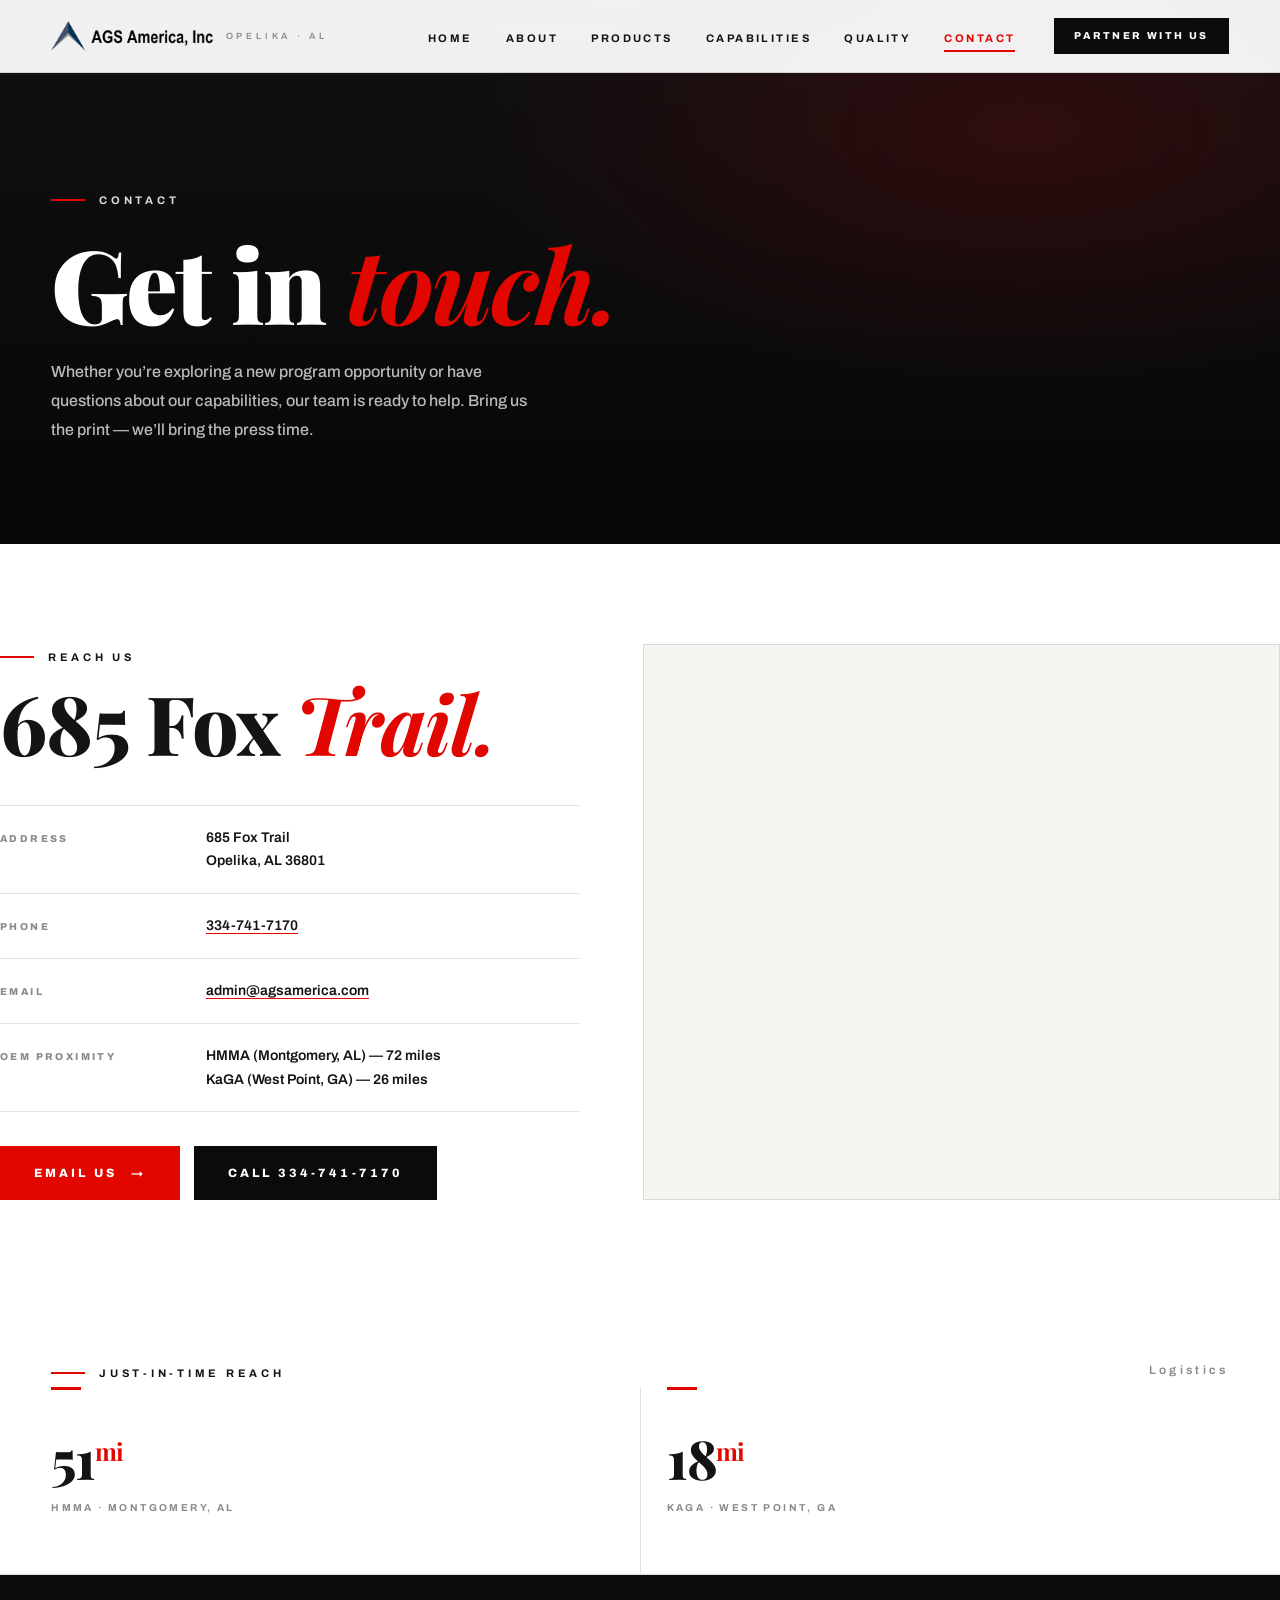
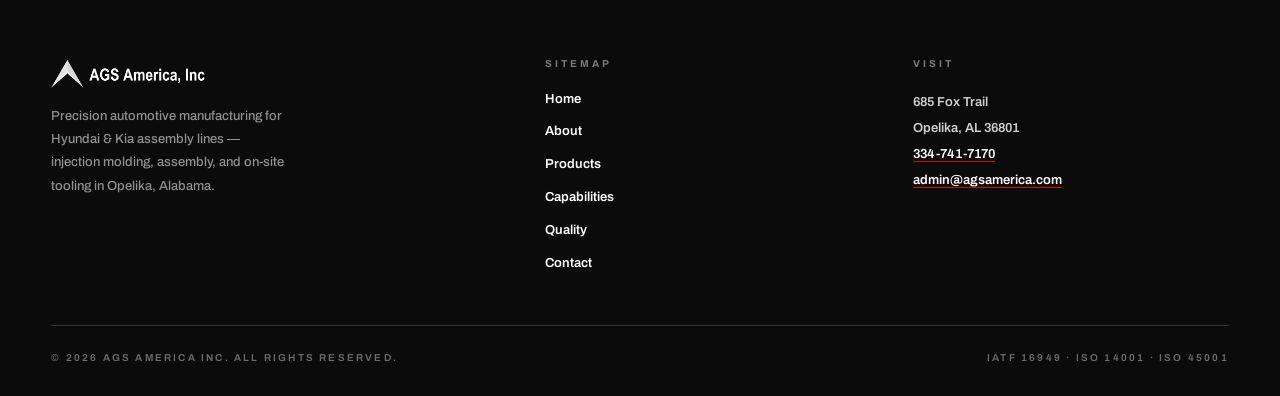
<file: contact.html>
<!DOCTYPE html>
<html lang="en">
<head>
<meta charset="UTF-8">
<meta name="viewport" content="width=device-width, initial-scale=1.0">
<title>Contact AGS America — Opelika, AL | 334-741-7170</title>
<meta name="description" content="Contact AGS America at 685 Fox Trail, Opelika, AL 36801 — 334-741-7170, admin@agsamerica.com. 72 miles from HMMA, 26 miles from KaGA.">
<link rel="canonical" href="https://www.agsamerica.com/contact.html">
<link rel="icon" href="favicon.ico" type="image/x-icon">

<!-- Open Graph -->
<meta property="og:type" content="website">
<meta property="og:title" content="Contact AGS America — Opelika, AL">
<meta property="og:description" content="685 Fox Trail, Opelika, AL 36801 · 334-741-7170 · admin@agsamerica.com. Tier 2 automotive manufacturer for Hyundai & Kia.">
<meta property="og:url" content="https://www.agsamerica.com/contact.html">
<meta property="og:image" content="https://www.agsamerica.com/img/plant-exterior-front-1.webp">
<meta name="twitter:card" content="summary_large_image">

<!-- Fonts -->
<link rel="preconnect" href="https://fonts.googleapis.com">
<link rel="preconnect" href="https://fonts.gstatic.com" crossorigin>
<link href="https://fonts.googleapis.com/css2?family=Playfair+Display:ital,wght@0,500;0,700;0,800;0,900;1,500;1,700;1,900&family=Archivo:wght@400;500;600;700;800;900&display=swap" rel="stylesheet">

<link rel="stylesheet" href="css/main.css?v=1">
<link rel="stylesheet" href="css/sub.css?v=4">
</head>
<body>

<!-- ================= NAV ================= -->
<header class="nav">
  <div class="wrap nav-inner">
    <a class="brand" href="index.html" aria-label="AGS America home">
      <img class="brand-logo" src="ags-logo.png" alt="AGS America">
      <span class="brand-sub">Opelika · AL</span>
    </a>
    <nav class="nav-drawer" id="primary-nav" aria-label="Primary">
      <ul class="nav-links">
        <li><a href="index.html">Home</a></li>
        <li><a href="about.html">About</a></li>
        <li><a href="products.html">Products</a></li>
        <li><a href="capabilities.html">Capabilities</a></li>
        <li><a href="quality.html">Quality</a></li>
        <li><a href="contact.html" class="active">Contact</a></li>
      </ul>
      <a class="nav-cta" href="contact.html">Partner&nbsp;With&nbsp;Us</a>
    </nav>
    <button class="nav-toggle" aria-label="Menu" aria-expanded="false" aria-controls="primary-nav">
      <span></span><span></span><span></span>
    </button>
  </div>
</header>

<!-- ================= PAGE HERO ================= -->
<section class="page-hero">
  <div class="wrap">
    <span class="kicker reveal">Contact</span>
    <h1 class="reveal d1">Get in <em>touch.</em></h1>
    <p class="lead reveal d2">
      Whether you’re exploring a new program opportunity or have questions about our capabilities,
      our team is ready to help. Bring us the print — we’ll bring the press time.
    </p>
  </div>
</section>

<!-- ================= CONTACT GRID ================= -->
<section class="sub-sec">
  <div class="wrap contact-grid">
    <div class="contact-info reveal">
      <span class="kicker">Reach us</span>
      <h2 class="sec-title">685 Fox <em>Trail.</em></h2>

      <ul class="contact-list">
        <li>
          <span class="contact-key">Address</span>
          <span class="contact-val">685 Fox Trail<br>Opelika, AL 36801</span>
        </li>
        <li>
          <span class="contact-key">Phone</span>
          <span class="contact-val"><a href="tel:+13347417170">334-741-7170</a></span>
        </li>
        <li>
          <span class="contact-key">Email</span>
          <span class="contact-val"><a href="mailto:admin@agsamerica.com?subject=Website%20Inquiry%20-%20AGS%20America">admin@agsamerica.com</a></span>
        </li>
        <li>
          <span class="contact-key">OEM Proximity</span>
          <span class="contact-val">HMMA (Montgomery, AL) — 72 miles<br>KaGA (West Point, GA) — 26 miles</span>
        </li>
      </ul>

      <div class="contact-actions">
        <a class="btn" href="mailto:admin@agsamerica.com?subject=Website%20Inquiry%20-%20AGS%20America">Email us <span class="arrow">→</span></a>
        <a class="btn btn--dark" href="tel:+13347417170">Call 334-741-7170</a>
      </div>
    </div>

    <div class="contact-map reveal d2">
      <iframe
        title="AGS America location — 685 Fox Trail, Opelika, AL 36801"
        src="https://www.google.com/maps?q=685+Fox+Trail,+Opelika,+AL+36801&output=embed"
        loading="lazy"
        referrerpolicy="no-referrer-when-downgrade"
        allowfullscreen></iframe>
    </div>
  </div>
</section>

<!-- ================= OEM PROXIMITY STATS ================= -->
<section class="stats" aria-label="OEM proximity">
  <div class="wrap">
    <div class="stats-head reveal">
      <span class="kicker">Just-in-time reach</span>
      <span class="index-no">Logistics</span>
    </div>
    <div class="stats-grid stats-grid--2">
      <div class="stat reveal">
        <div class="stat-num"><span class="count" data-target="72">0</span><sup>mi</sup></div>
        <div class="stat-label">HMMA · Montgomery, AL</div>
      </div>
      <div class="stat reveal d1">
        <div class="stat-num"><span class="count" data-target="26">0</span><sup>mi</sup></div>
        <div class="stat-label">KaGA · West Point, GA</div>
      </div>
    </div>
  </div>
</section>

<!-- ================= FOOTER ================= -->
<footer class="footer">
  <div class="wrap">
    <div class="footer-inner">
      <div>
        <img class="footer-logo" src="ags-logo-white.png" alt="AGS America">
        <p class="footer-tag">Precision automotive manufacturing for Hyundai &amp; Kia assembly lines — injection molding, assembly, and on-site tooling in Opelika, Alabama.</p>
      </div>
      <div>
        <h4>Sitemap</h4>
        <ul>
          <li><a href="index.html">Home</a></li>
          <li><a href="about.html">About</a></li>
          <li><a href="products.html">Products</a></li>
          <li><a href="capabilities.html">Capabilities</a></li>
          <li><a href="quality.html">Quality</a></li>
          <li><a href="contact.html">Contact</a></li>
        </ul>
      </div>
      <div>
        <h4>Visit</h4>
        <address>
          685 Fox Trail<br>
          Opelika, AL 36801<br>
          <a href="tel:+13347417170">334-741-7170</a><br>
          <a href="mailto:admin@agsamerica.com">admin@agsamerica.com</a>
        </address>
      </div>
    </div>
    <div class="footer-base">
      <span>© 2026 AGS America Inc. All rights reserved.</span>
      <span>IATF 16949 · ISO 14001 · ISO 45001</span>
    </div>
  </div>
</footer>

<script src="js/main.js?v=2" defer></script>
</body>
</html>
</file>
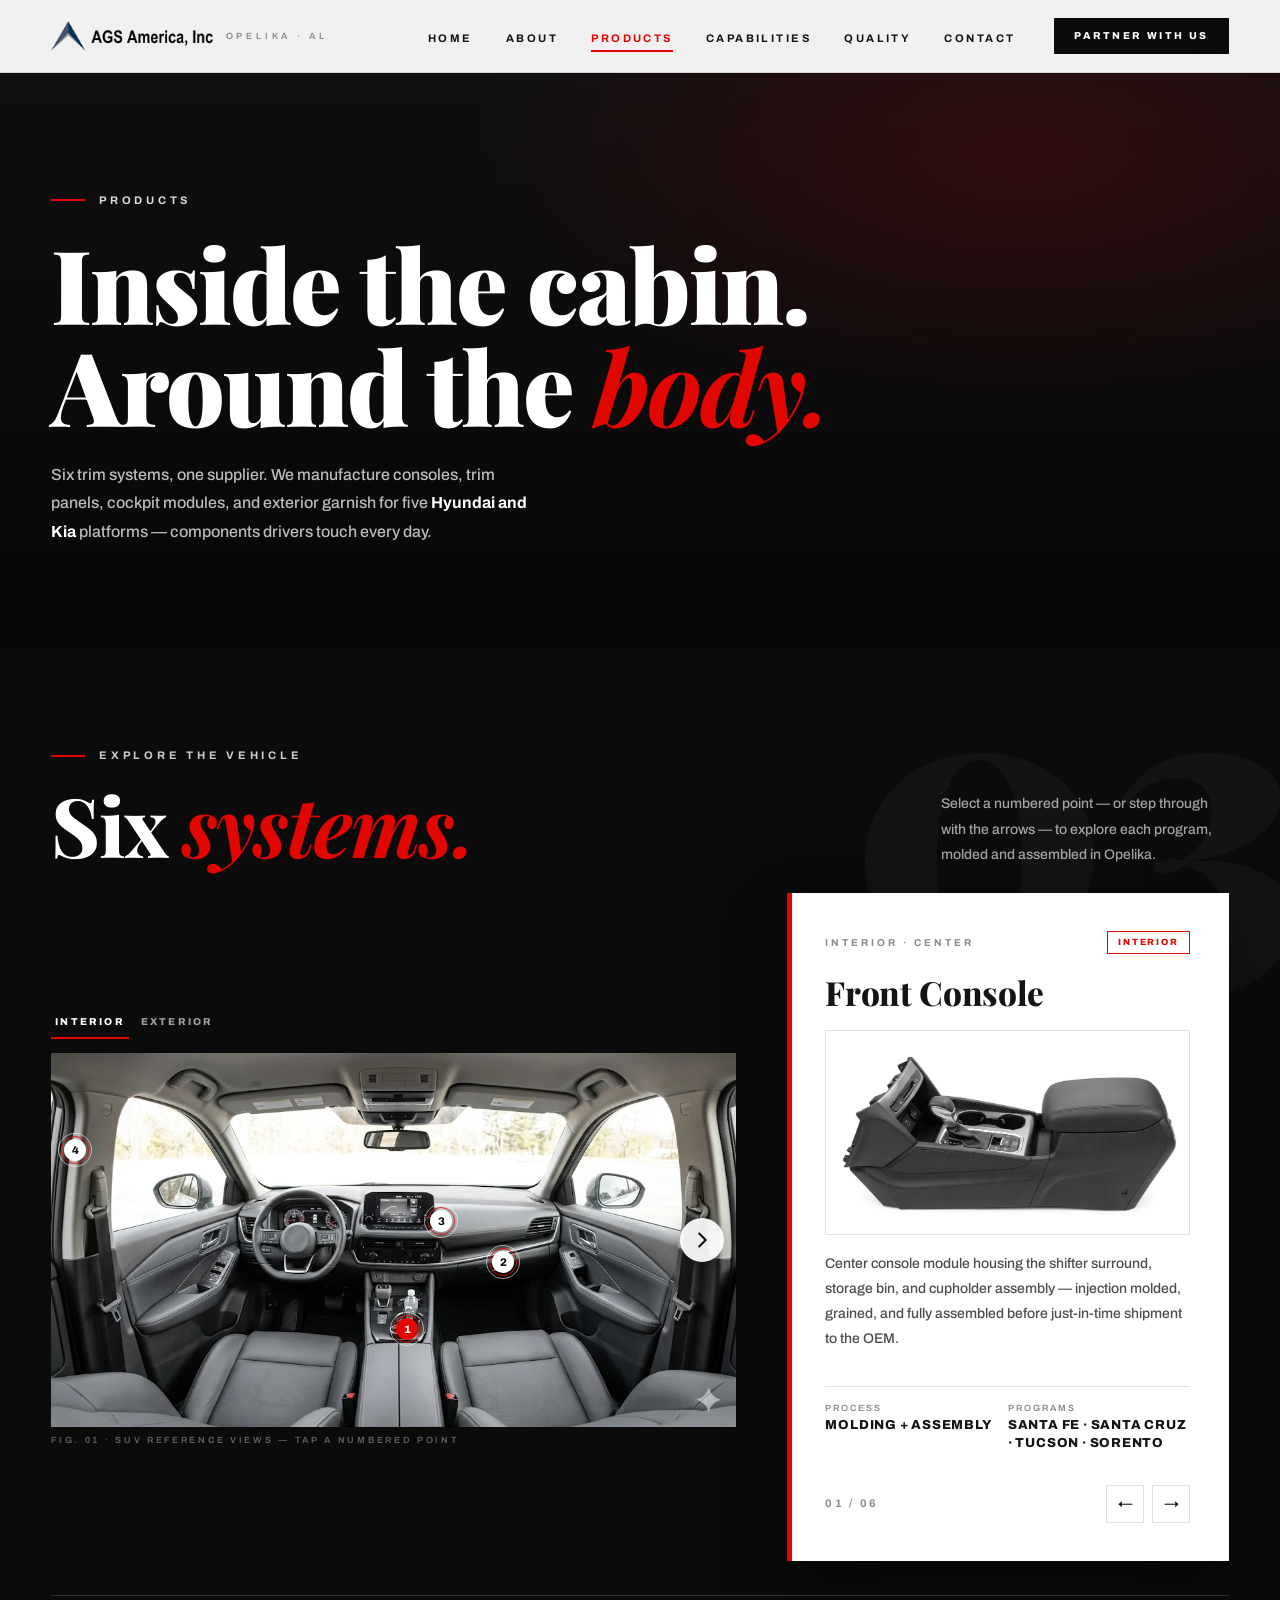
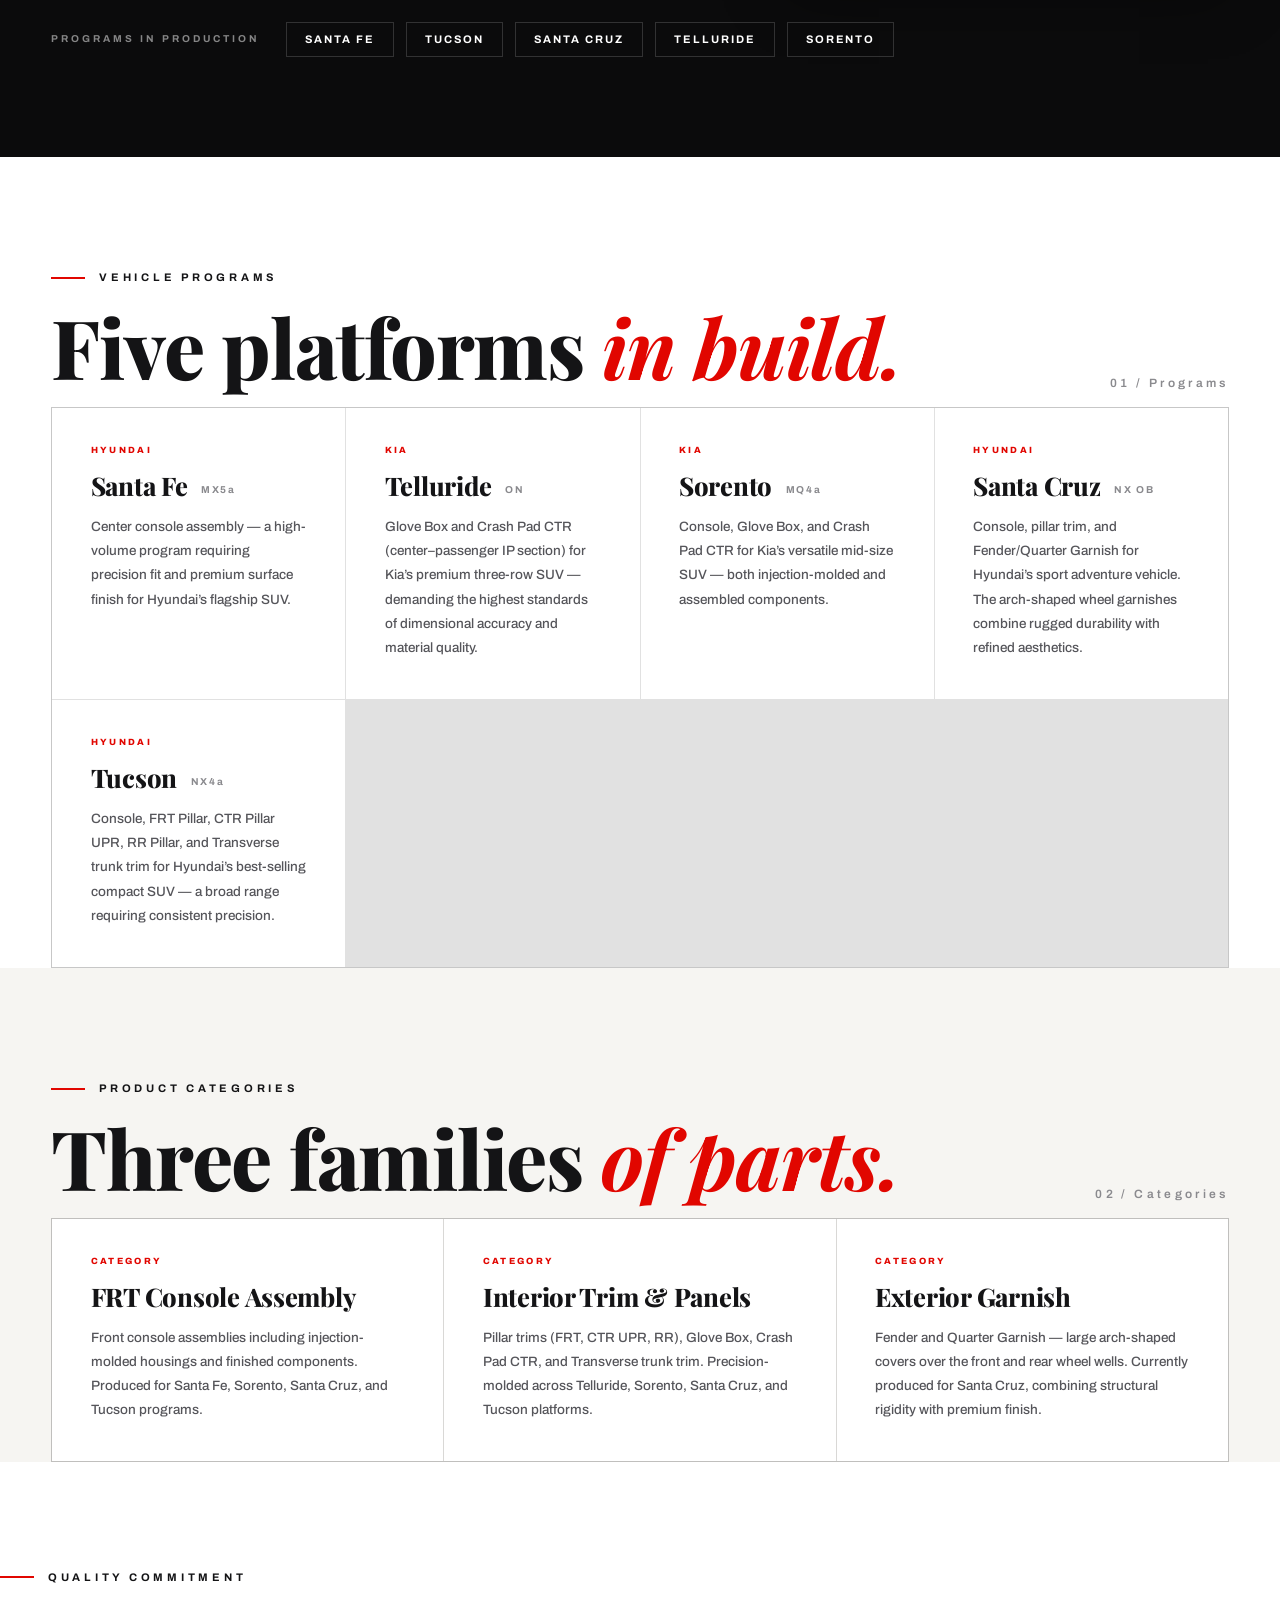
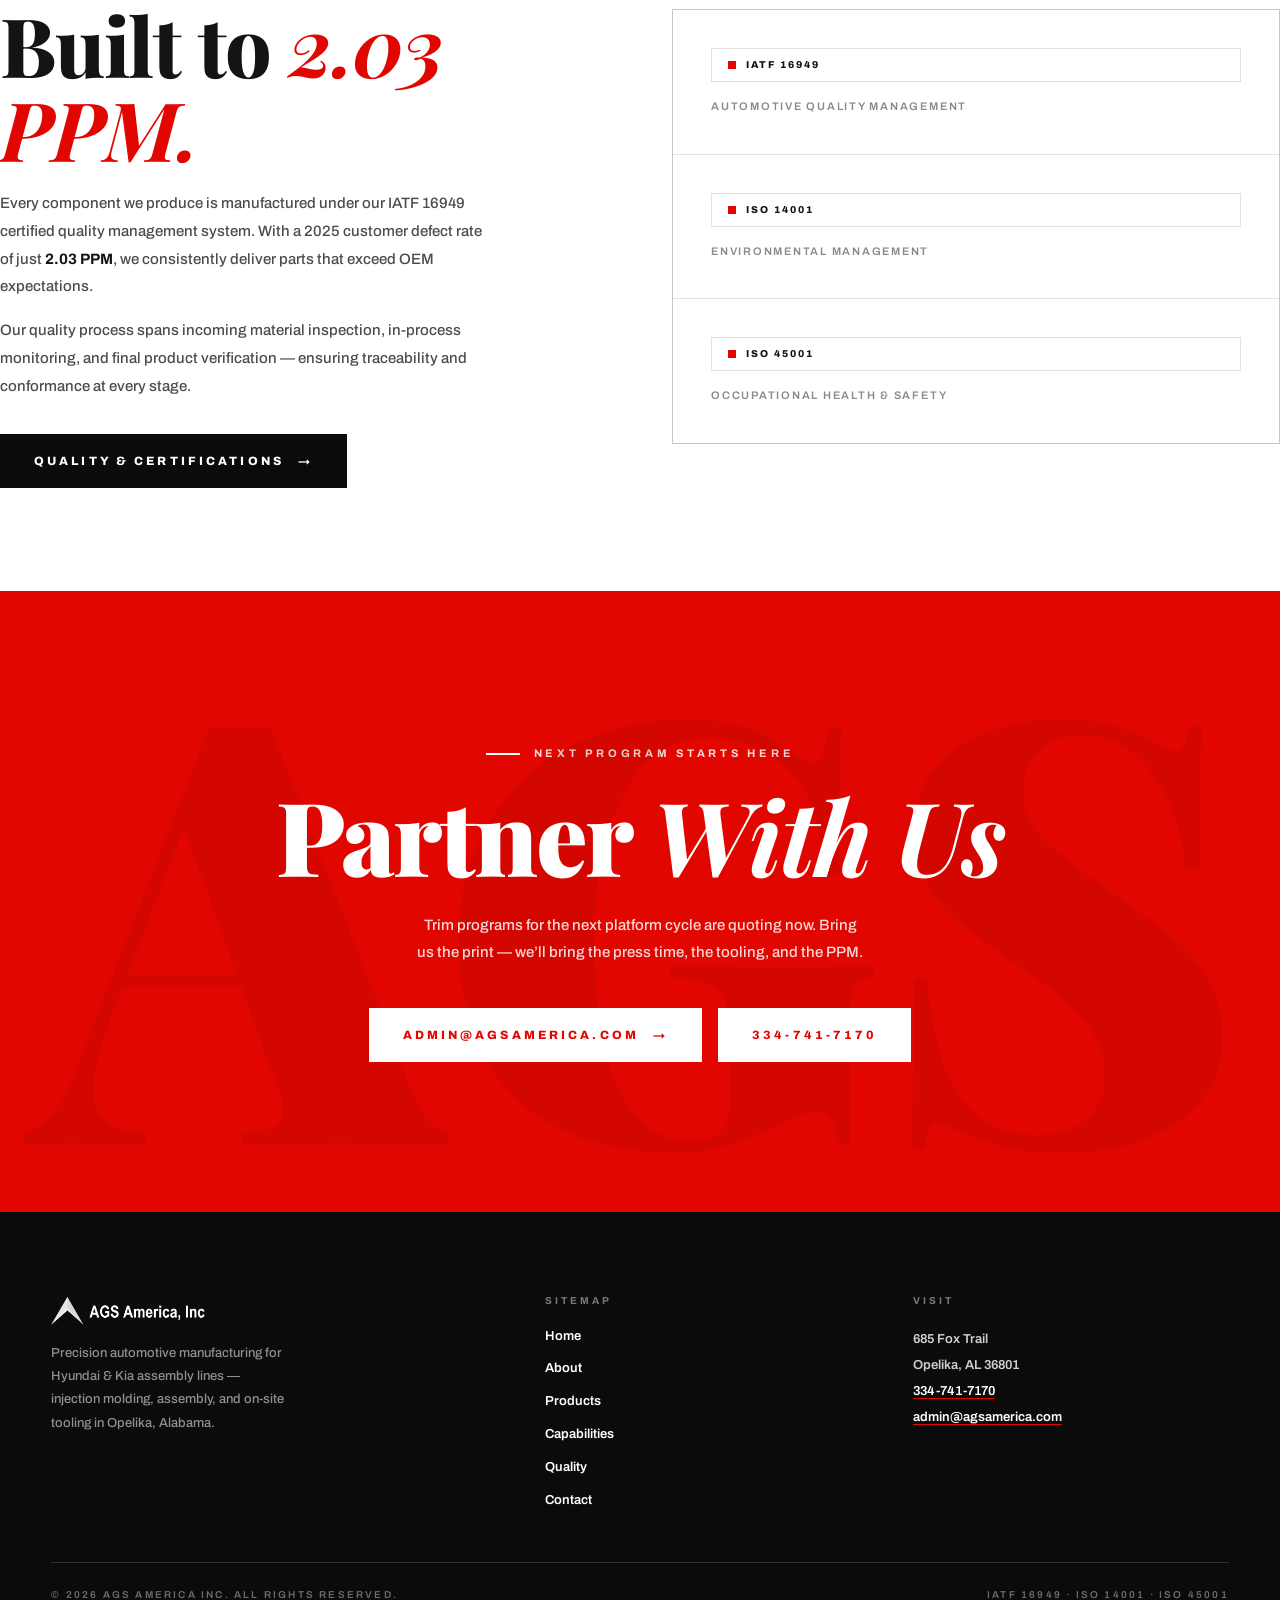
<file: products.html>
<!DOCTYPE html>
<html lang="en">
<head>
<meta charset="UTF-8">
<meta name="viewport" content="width=device-width, initial-scale=1.0">
<title>Products — Interior &amp; Exterior Trim for Hyundai &amp; Kia | AGS America</title>
<meta name="description" content="Six trim systems across five Hyundai and Kia programs — consoles, crash pads, pillar trims, and exterior garnish. Molded, assembled, and shipped just-in-time from Opelika, Alabama by AGS America.">
<link rel="canonical" href="https://www.agsamerica.com/products.html">
<link rel="icon" href="favicon.ico" type="image/x-icon">

<!-- Open Graph -->
<meta property="og:type" content="website">
<meta property="og:title" content="Products — Interior & Exterior Trim for Hyundai & Kia">
<meta property="og:description" content="Six trim systems, five vehicle programs. Consoles, crash pads, pillar trims, and exterior garnish — molded and assembled in Opelika, AL.">
<meta property="og:url" content="https://www.agsamerica.com/products.html">
<meta property="og:image" content="https://www.agsamerica.com/img/plant-exterior-1.webp">
<meta name="twitter:card" content="summary_large_image">

<!-- Fonts -->
<link rel="preconnect" href="https://fonts.googleapis.com">
<link rel="preconnect" href="https://fonts.gstatic.com" crossorigin>
<link href="https://fonts.googleapis.com/css2?family=Playfair+Display:ital,wght@0,500;0,700;0,800;0,900;1,500;1,700;1,900&family=Archivo:wght@400;500;600;700;800;900&display=swap" rel="stylesheet">

<link rel="stylesheet" href="css/main.css?v=1">
<link rel="stylesheet" href="css/index.css?v=4">
<link rel="stylesheet" href="css/sub.css?v=4">
</head>
<body>

<!-- ================= NAV ================= -->
<header class="nav">
  <div class="wrap nav-inner">
    <a class="brand" href="index.html" aria-label="AGS America home">
      <img class="brand-logo" src="ags-logo.png" alt="AGS America">
      <span class="brand-sub">Opelika · AL</span>
    </a>
    <nav class="nav-drawer" id="primary-nav" aria-label="Primary">
      <ul class="nav-links">
        <li><a href="index.html">Home</a></li>
        <li><a href="about.html">About</a></li>
        <li><a href="products.html" class="active">Products</a></li>
        <li><a href="capabilities.html">Capabilities</a></li>
        <li><a href="quality.html">Quality</a></li>
        <li><a href="contact.html">Contact</a></li>
      </ul>
      <a class="nav-cta" href="contact.html">Partner&nbsp;With&nbsp;Us</a>
    </nav>
    <button class="nav-toggle" aria-label="Menu" aria-expanded="false" aria-controls="primary-nav">
      <span></span><span></span><span></span>
    </button>
  </div>
</header>

<!-- ================= PAGE HERO ================= -->
<section class="page-hero">
  <div class="wrap">
    <span class="kicker reveal">Products</span>
    <h1 class="reveal d1">Inside the cabin.<br>Around the <em>body.</em></h1>
    <p class="lead reveal d2">
      Six trim systems, one supplier. We manufacture consoles, trim panels, cockpit modules,
      and exterior garnish for five <strong>Hyundai and Kia</strong> platforms — components drivers
      touch every day.
    </p>
  </div>
</section>

<!-- ================= HOTSPOT EXPLORER ================= -->
<section class="products products--sub" id="explore">
  <div class="wrap">
    <div class="products-head">
      <div class="reveal">
        <span class="kicker">Explore the vehicle</span>
        <h2 class="sec-title">Six <em>systems.</em></h2>
      </div>
      <p class="products-intro reveal d2">
        Select a numbered point — or step through with the arrows — to explore each program,
        molded and assembled in Opelika.
      </p>
    </div>

    <div class="split">
      <div class="vehicle-stage reveal">
        <div class="stage-tabs" role="group" aria-label="Vehicle view">
          <button type="button" class="stage-tab" id="tabInterior" data-view="interior" aria-pressed="true">Interior</button>
          <button type="button" class="stage-tab" id="tabExterior" data-view="exterior" aria-pressed="false">Exterior</button>
        </div>
        <div class="stage-floor" aria-hidden="true"></div>
        <div class="vehicle-photo" id="vehiclePhoto" data-active-view="interior-front">
          <img class="stage-img" data-view="interior-front" src="img/interior-cockpit-studio.webp"
               alt="SUV cockpit interior — front console, glove box, crash pad, and pillar trim" decoding="async"
               width="1024" height="559"
               onerror="this.closest('.vehicle-photo').classList.add('no-img')">
          <img class="stage-img" data-view="interior-rear" src="img/interior-cargo-studio.webp"
               alt="SUV cargo area with tailgate open — transverse trim at the opening sill" decoding="async"
               width="1024" height="559"
               onerror="this.closest('.vehicle-photo').classList.add('no-img')">
          <img class="stage-img" data-view="exterior" src="img/suv-side-studio.webp"
               alt="Generic SUV side profile" decoding="async"
               width="860" height="430"
               onerror="this.closest('.vehicle-photo').classList.add('no-img')">
          <div class="vehicle-fallback" aria-hidden="true">
            <svg viewBox="0 0 860 430" role="img" aria-label="SUV side profile silhouette">
              <defs>
                <linearGradient id="bodyG" x1="0" y1="0" x2="0" y2="1">
                  <stop offset="0" stop-color="#2b2b2f"/><stop offset=".55" stop-color="#1b1b1e"/><stop offset="1" stop-color="#101012"/>
                </linearGradient>
                <linearGradient id="glassG" x1="0" y1="0" x2="0" y2="1">
                  <stop offset="0" stop-color="#4a4f57"/><stop offset="1" stop-color="#26282c"/>
                </linearGradient>
              </defs>
              <line x1="30" y1="372" x2="830" y2="372" stroke="rgba(255,255,255,.18)" stroke-width="1"/>
              <line x1="30" y1="372" x2="830" y2="372" stroke="rgba(225,6,0,.55)" stroke-width="1" stroke-dasharray="2 10"/>
              <path fill="url(#bodyG)" stroke="rgba(255,255,255,.28)" stroke-width="2"
                d="M84,300 C76,288 72,272 76,258 C80,244 96,236 122,230 C150,224 170,219 196,214 C224,176 258,150 304,142 C368,131 472,128 552,136 C606,141 644,158 676,196 C710,202 744,210 762,222 C778,233 784,252 782,270 C780,288 770,296 752,300 L726,302 C724,266 696,238 660,238 C624,238 596,266 594,302 L296,302 C294,266 266,238 230,238 C194,238 166,266 164,302 L110,302 C98,302 88,302 84,300 Z"/>
              <path fill="url(#glassG)" stroke="rgba(255,255,255,.18)" stroke-width="1.5" d="M226,210 C248,178 278,158 312,152 C330,149 348,148 366,147 L366,210 Z"/>
              <path fill="url(#glassG)" stroke="rgba(255,255,255,.18)" stroke-width="1.5" d="M382,147 L498,146 L498,210 L382,210 Z"/>
              <path fill="url(#glassG)" stroke="rgba(255,255,255,.18)" stroke-width="1.5" d="M514,146 C548,148 588,154 614,166 C634,176 650,188 658,202 L514,210 Z"/>
              <path d="M310,296 L580,296" stroke="rgba(225,6,0,.6)" stroke-width="2.5" fill="none"/>
              <g stroke="rgba(255,255,255,.4)" fill="#0c0c0d">
                <circle cx="230" cy="302" r="56" stroke-width="2"/><circle cx="230" cy="302" r="30" stroke-width="1.5" fill="#141416"/>
                <circle cx="660" cy="302" r="56" stroke-width="2"/><circle cx="660" cy="302" r="30" stroke-width="1.5" fill="#141416"/>
              </g>
            </svg>
          </div>
          <div class="hotspots">
            <button class="hs" data-part="0" data-view="interior-front" style="left:52%;top:74%" aria-label="Front Console — view details">
              <span class="hs-pulse"></span><span class="hs-ring"></span><span class="hs-core">1</span></button>
            <button class="hs" data-part="1" data-view="interior-front" style="left:66%;top:56%" aria-label="Glove Box — view details">
              <span class="hs-pulse"></span><span class="hs-ring"></span><span class="hs-core">2</span></button>
            <button class="hs" data-part="2" data-view="interior-front" style="left:57%;top:45%" aria-label="Crash Pad CTR — view details">
              <span class="hs-pulse"></span><span class="hs-ring"></span><span class="hs-core">3</span></button>
            <button class="hs" data-part="3" data-view="interior-front" style="left:3.5%;top:26%" aria-label="Pillar Trim — view details">
              <span class="hs-pulse"></span><span class="hs-ring"></span><span class="hs-core">4</span></button>
            <button class="hs" data-part="4" data-view="interior-rear" style="left:50%;top:78%" aria-label="Transverse Trim — view details">
              <span class="hs-pulse"></span><span class="hs-ring"></span><span class="hs-core">5</span></button>
            <button class="hs" data-part="5" data-view="exterior" style="left:84.0%;top:60.9%" aria-label="Fender and Quarter Garnish — view details">
              <span class="hs-pulse"></span><span class="hs-ring"></span><span class="hs-core">6</span></button>
          </div>
          <button type="button" class="stage-arrow stage-arrow--prev" id="stagePrev" aria-label="View cockpit" hidden>
            <svg viewBox="0 0 24 24" aria-hidden="true"><path d="M15 5l-7 7 7 7" fill="none" stroke="currentColor" stroke-width="2.2" stroke-linecap="round" stroke-linejoin="round"/></svg>
          </button>
          <button type="button" class="stage-arrow stage-arrow--next" id="stageNext" aria-label="View cargo area">
            <svg viewBox="0 0 24 24" aria-hidden="true"><path d="M9 5l7 7-7 7" fill="none" stroke="currentColor" stroke-width="2.2" stroke-linecap="round" stroke-linejoin="round"/></svg>
          </button>
        </div>
        <p class="stage-caption">Fig. 01 · SUV reference views — tap a numbered point</p>
      </div>

      <aside class="part-card reveal d2" id="partCard" aria-live="polite">
        <div class="part-eyebrow">
          <span class="swap" id="pcZone">Interior · Center</span>
          <span class="part-tag swap" id="pcTag">Interior</span>
        </div>
        <h3 class="part-name swap" id="pcName">Front Console</h3>
        <div class="part-photo swap" id="pcPhotoWrap" hidden>
          <img id="pcPhoto" alt="" decoding="async">
        </div>
        <p class="part-desc swap" id="pcDesc">Center console module…</p>
        <div class="part-specs swap" id="pcSpecs">
          <div>Process<b id="pcProc">Molding + Assembly</b></div>
          <div>Programs<b id="pcCars">Santa Fe · Santa Cruz · Tucson · Sorento</b></div>
        </div>
        <div class="part-counter">
          <span id="pcIdx">01 / 06</span>
          <span class="part-nav">
            <button type="button" id="pcPrev" aria-label="Previous part">←</button>
            <button type="button" id="pcNext" aria-label="Next part">→</button>
          </span>
        </div>
      </aside>
    </div>

    <div class="models-band reveal">
      <span class="label">Programs in production</span>
      <span class="chip">Santa Fe</span>
      <span class="chip">Tucson</span>
      <span class="chip">Santa Cruz</span>
      <span class="chip">Telluride</span>
      <span class="chip">Sorento</span>
    </div>
  </div>
</section>

<!-- ================= VEHICLE PROGRAMS ================= -->
<section class="sub-sec">
  <div class="wrap">
    <div class="sec-head">
      <div class="reveal">
        <span class="kicker">Vehicle Programs</span>
        <h2 class="sec-title">Five platforms <em>in build.</em></h2>
      </div>
      <span class="index-no reveal d2">01 / Programs</span>
    </div>
    <div class="card-grid reveal">
      <article class="u-card">
        <span class="card-tag">Hyundai</span>
        <h3>Santa Fe <span class="prog-code">MX5a</span></h3>
        <p>Center console assembly — a high-volume program requiring precision fit and premium surface finish for Hyundai’s flagship SUV.</p>
      </article>
      <article class="u-card">
        <span class="card-tag">Kia</span>
        <h3>Telluride <span class="prog-code">ON</span></h3>
        <p>Glove Box and Crash Pad CTR (center–passenger IP section) for Kia’s premium three-row SUV — demanding the highest standards of dimensional accuracy and material quality.</p>
      </article>
      <article class="u-card">
        <span class="card-tag">Kia</span>
        <h3>Sorento <span class="prog-code">MQ4a</span></h3>
        <p>Console, Glove Box, and Crash Pad CTR for Kia’s versatile mid-size SUV — both injection-molded and assembled components.</p>
      </article>
      <article class="u-card">
        <span class="card-tag">Hyundai</span>
        <h3>Santa Cruz <span class="prog-code">NX OB</span></h3>
        <p>Console, pillar trim, and Fender/Quarter Garnish for Hyundai’s sport adventure vehicle. The arch-shaped wheel garnishes combine rugged durability with refined aesthetics.</p>
      </article>
      <article class="u-card">
        <span class="card-tag">Hyundai</span>
        <h3>Tucson <span class="prog-code">NX4a</span></h3>
        <p>Console, FRT Pillar, CTR Pillar UPR, RR Pillar, and Transverse trunk trim for Hyundai’s best-selling compact SUV — a broad range requiring consistent precision.</p>
      </article>
    </div>
  </div>
</section>

<!-- ================= PRODUCT CATEGORIES ================= -->
<section class="sub-sec sub-sec--paper">
  <div class="wrap">
    <div class="sec-head">
      <div class="reveal">
        <span class="kicker">Product Categories</span>
        <h2 class="sec-title">Three families <em>of parts.</em></h2>
      </div>
      <span class="index-no reveal d2">02 / Categories</span>
    </div>
    <div class="card-grid reveal">
      <article class="u-card">
        <span class="card-tag">Category</span>
        <h3>FRT Console Assembly</h3>
        <p>Front console assemblies including injection-molded housings and finished components. Produced for Santa Fe, Sorento, Santa Cruz, and Tucson programs.</p>
      </article>
      <article class="u-card">
        <span class="card-tag">Category</span>
        <h3>Interior Trim &amp; Panels</h3>
        <p>Pillar trims (FRT, CTR UPR, RR), Glove Box, Crash Pad CTR, and Transverse trunk trim. Precision-molded across Telluride, Sorento, Santa Cruz, and Tucson platforms.</p>
      </article>
      <article class="u-card">
        <span class="card-tag">Category</span>
        <h3>Exterior Garnish</h3>
        <p>Fender and Quarter Garnish — large arch-shaped covers over the front and rear wheel wells. Currently produced for Santa Cruz, combining structural rigidity with premium finish.</p>
      </article>
    </div>
  </div>
</section>

<!-- ================= QUALITY COMMITMENT ================= -->
<section class="sub-sec">
  <div class="wrap split-feature">
    <div class="split-feature-text reveal">
      <span class="kicker">Quality Commitment</span>
      <h2 class="sec-title">Built to <em>2.03 PPM.</em></h2>
      <p class="prose">
        Every component we produce is manufactured under our IATF 16949 certified quality
        management system. With a 2025 customer defect rate of just <strong>2.03 PPM</strong>, we
        consistently deliver parts that exceed OEM expectations.
      </p>
      <p class="prose">
        Our quality process spans incoming material inspection, in-process monitoring, and final
        product verification — ensuring traceability and conformance at every stage.
      </p>
      <a class="btn btn--dark" href="quality.html">Quality &amp; certifications <span class="arrow">→</span></a>
    </div>
    <div class="split-feature-text reveal d2">
      <div class="cert-mini cert-mini--stack">
        <div class="cert-mini-item"><span class="badge-chip">IATF 16949</span><p>Automotive Quality Management</p></div>
        <div class="cert-mini-item"><span class="badge-chip">ISO 14001</span><p>Environmental Management</p></div>
        <div class="cert-mini-item"><span class="badge-chip">ISO 45001</span><p>Occupational Health &amp; Safety</p></div>
      </div>
    </div>
  </div>
</section>

<!-- ================= CTA ================= -->
<section class="cta" id="contact">
  <div class="wrap">
    <span class="kicker reveal">Next program starts here</span>
    <h2 class="reveal d1">Partner <em>With Us</em></h2>
    <p class="reveal d2">Trim programs for the next platform cycle are quoting now. Bring us the print — we’ll bring the press time, the tooling, and the PPM.</p>
    <div class="cta-actions reveal d3">
      <a class="btn" href="mailto:admin@agsamerica.com?subject=Website%20Inquiry%20-%20AGS%20America">admin@agsamerica.com <span class="arrow">→</span></a>
      <a class="btn btn--ghost" href="tel:+13347417170">334-741-7170</a>
    </div>
  </div>
</section>

<!-- ================= FOOTER ================= -->
<footer class="footer">
  <div class="wrap">
    <div class="footer-inner">
      <div>
        <img class="footer-logo" src="ags-logo-white.png" alt="AGS America">
        <p class="footer-tag">Precision automotive manufacturing for Hyundai &amp; Kia assembly lines — injection molding, assembly, and on-site tooling in Opelika, Alabama.</p>
      </div>
      <div>
        <h4>Sitemap</h4>
        <ul>
          <li><a href="index.html">Home</a></li>
          <li><a href="about.html">About</a></li>
          <li><a href="products.html">Products</a></li>
          <li><a href="capabilities.html">Capabilities</a></li>
          <li><a href="quality.html">Quality</a></li>
          <li><a href="contact.html">Contact</a></li>
        </ul>
      </div>
      <div>
        <h4>Visit</h4>
        <address>
          685 Fox Trail<br>
          Opelika, AL 36801<br>
          <a href="tel:+13347417170">334-741-7170</a><br>
          <a href="mailto:admin@agsamerica.com">admin@agsamerica.com</a>
        </address>
      </div>
    </div>
    <div class="footer-base">
      <span>© 2026 AGS America Inc. All rights reserved.</span>
      <span>IATF 16949 · ISO 14001 · ISO 45001</span>
    </div>
  </div>
</footer>

<script src="js/main.js?v=2" defer></script>
<script src="js/hotspots.js?v=7" defer></script>
</body>
</html>
</file>
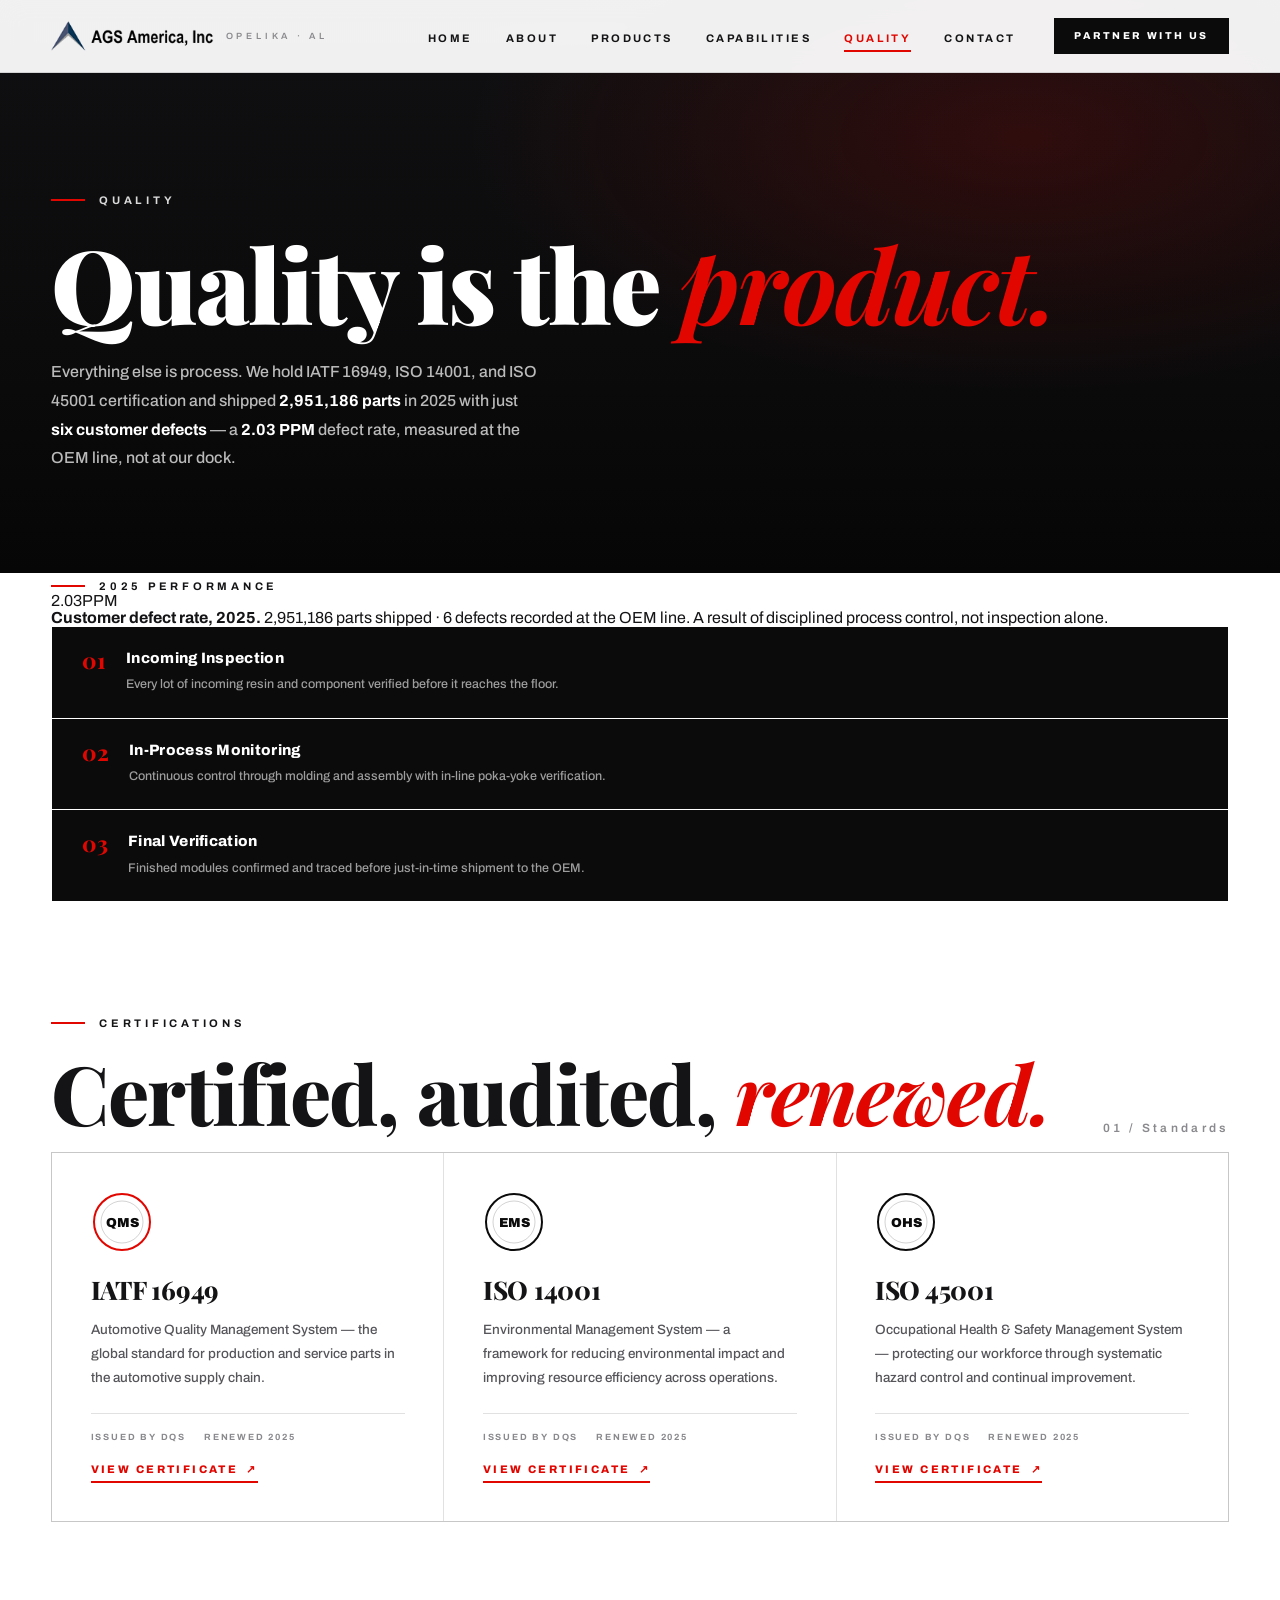
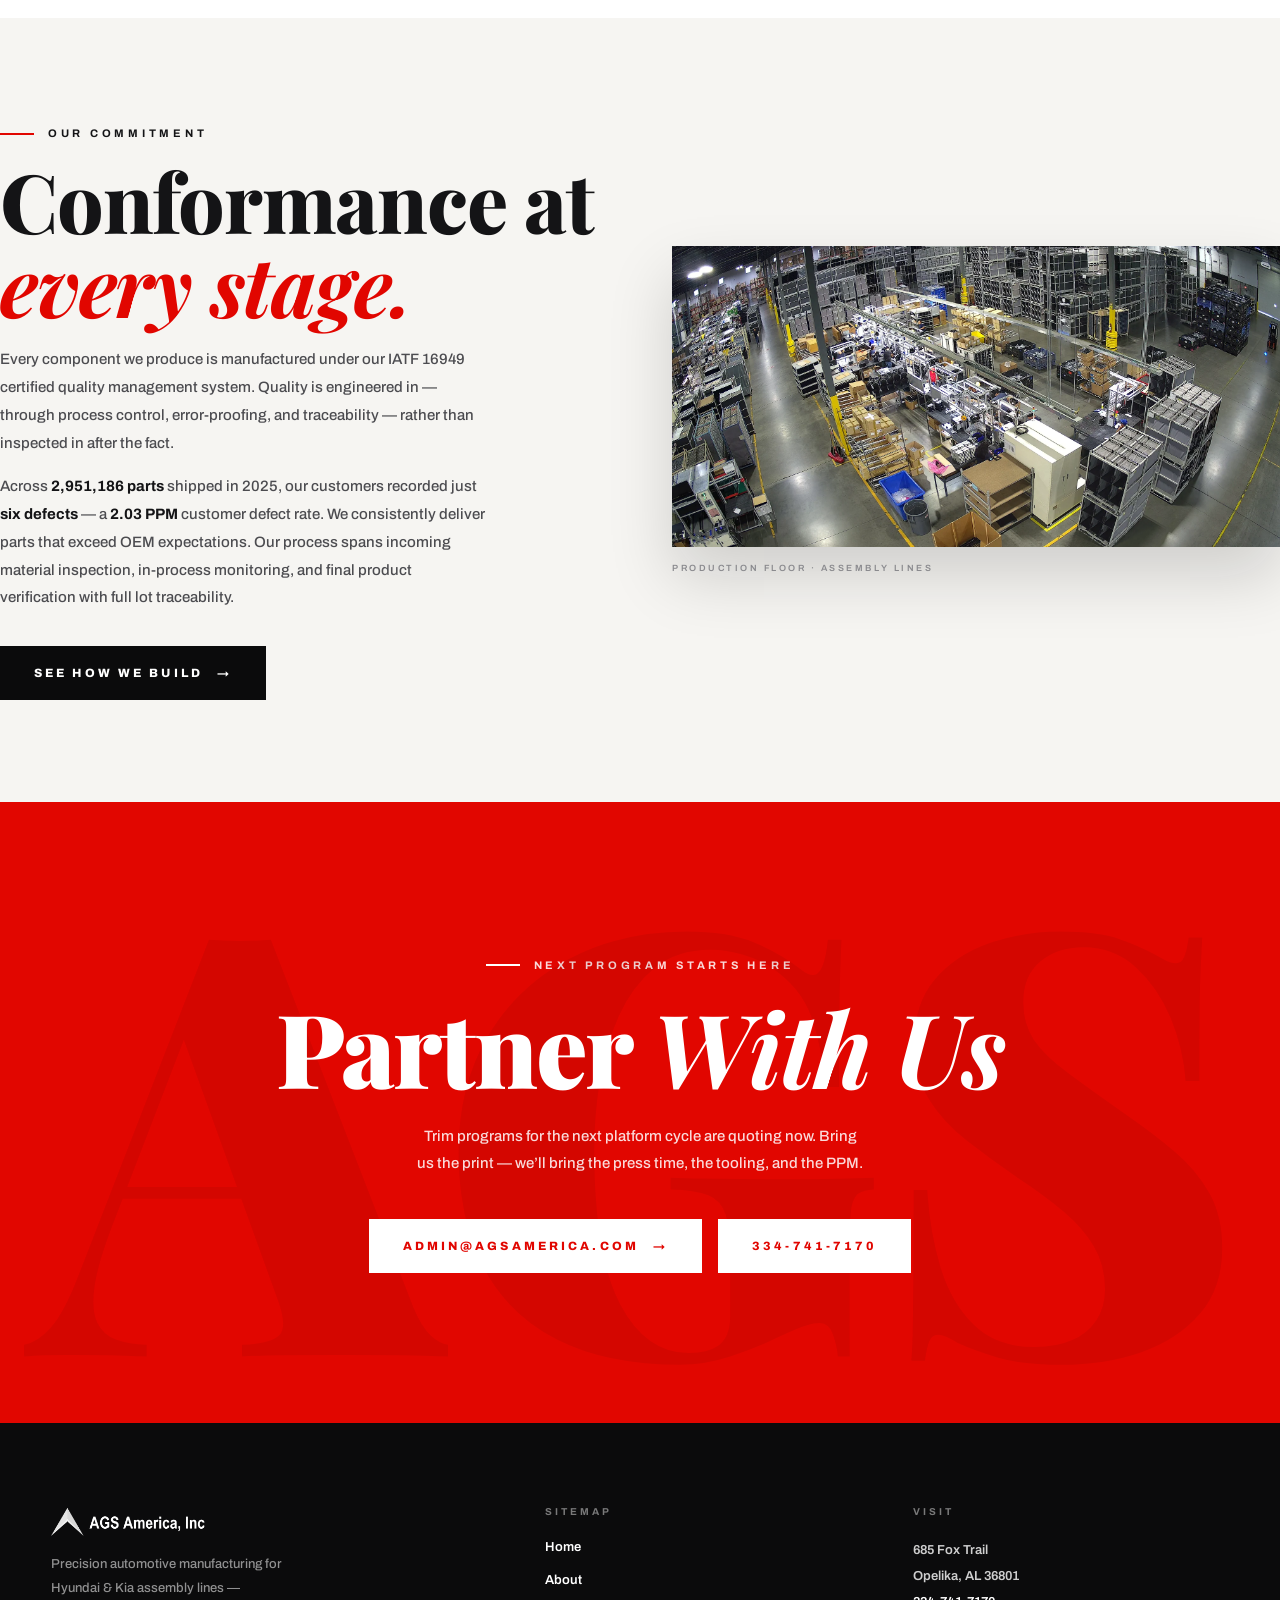
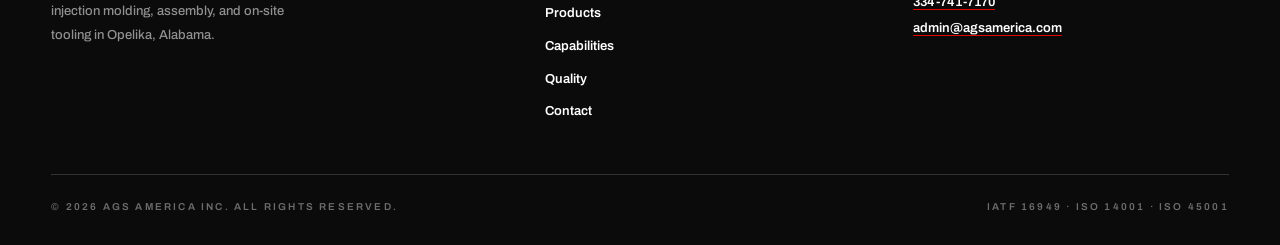
<file: quality.html>
<!DOCTYPE html>
<html lang="en">
<head>
<meta charset="UTF-8">
<meta name="viewport" content="width=device-width, initial-scale=1.0">
<title>Quality &amp; Certifications — IATF 16949, ISO 14001, ISO 45001 | AGS America</title>
<meta name="description" content="AGS America is IATF 16949, ISO 14001, and ISO 45001 certified (DQS, renewed 2025) with a 2.03 PPM 2025 customer defect rate — measured at the OEM line. Download certificates.">
<link rel="canonical" href="https://www.agsamerica.com/quality.html">
<link rel="icon" href="favicon.ico" type="image/x-icon">

<!-- Open Graph -->
<meta property="og:type" content="website">
<meta property="og:title" content="Quality & Certifications — AGS America">
<meta property="og:description" content="IATF 16949 · ISO 14001 · ISO 45001 certified. 2.03 PPM 2025 customer defect rate, measured at the OEM line.">
<meta property="og:url" content="https://www.agsamerica.com/quality.html">
<meta property="og:image" content="https://www.agsamerica.com/img/plant-exterior-1.webp">
<meta name="twitter:card" content="summary_large_image">

<!-- Fonts -->
<link rel="preconnect" href="https://fonts.googleapis.com">
<link rel="preconnect" href="https://fonts.gstatic.com" crossorigin>
<link href="https://fonts.googleapis.com/css2?family=Playfair+Display:ital,wght@0,500;0,700;0,800;0,900;1,500;1,700;1,900&family=Archivo:wght@400;500;600;700;800;900&display=swap" rel="stylesheet">

<link rel="stylesheet" href="css/main.css?v=1">
<link rel="stylesheet" href="css/sub.css?v=4">
</head>
<body>

<!-- ================= NAV ================= -->
<header class="nav">
  <div class="wrap nav-inner">
    <a class="brand" href="index.html" aria-label="AGS America home">
      <img class="brand-logo" src="ags-logo.png" alt="AGS America">
      <span class="brand-sub">Opelika · AL</span>
    </a>
    <nav class="nav-drawer" id="primary-nav" aria-label="Primary">
      <ul class="nav-links">
        <li><a href="index.html">Home</a></li>
        <li><a href="about.html">About</a></li>
        <li><a href="products.html">Products</a></li>
        <li><a href="capabilities.html">Capabilities</a></li>
        <li><a href="quality.html" class="active">Quality</a></li>
        <li><a href="contact.html">Contact</a></li>
      </ul>
      <a class="nav-cta" href="contact.html">Partner&nbsp;With&nbsp;Us</a>
    </nav>
    <button class="nav-toggle" aria-label="Menu" aria-expanded="false" aria-controls="primary-nav">
      <span></span><span></span><span></span>
    </button>
  </div>
</header>

<!-- ================= PAGE HERO ================= -->
<section class="page-hero">
  <div class="wrap">
    <span class="kicker reveal">Quality</span>
    <h1 class="reveal d1">Quality is the <em>product.</em></h1>
    <p class="lead reveal d2">
      Everything else is process. We hold IATF 16949, ISO 14001, and ISO 45001 certification and
      shipped <strong>2,951,186 parts</strong> in 2025 with just <strong>six customer defects</strong> —
      a <strong>2.03 PPM</strong> defect rate, measured at the OEM line, not at our dock.
    </p>
  </div>
</section>

<!-- ================= PPM BAND ================= -->
<section class="quality" aria-label="Defect rate">
  <div class="wrap quality-inner">
    <div class="q-left reveal">
      <span class="kicker">2025 performance</span>
      <div class="q-ppm"><span class="count" data-target="2.03" data-decimals="2">0</span><span class="unit">PPM</span></div>
      <p class="q-sub"><strong>Customer defect rate, 2025.</strong> 2,951,186 parts shipped &middot; 6 defects recorded at the OEM line. A result of disciplined process control, not inspection alone.</p>
    </div>
    <div class="q-process reveal d2">
      <ol class="qproc">
        <li><span class="qproc-no">01</span><div><h4>Incoming Inspection</h4><p>Every lot of incoming resin and component verified before it reaches the floor.</p></div></li>
        <li><span class="qproc-no">02</span><div><h4>In-Process Monitoring</h4><p>Continuous control through molding and assembly with in-line poka-yoke verification.</p></div></li>
        <li><span class="qproc-no">03</span><div><h4>Final Verification</h4><p>Finished modules confirmed and traced before just-in-time shipment to the OEM.</p></div></li>
      </ol>
    </div>
  </div>
</section>

<!-- ================= CERTIFICATES ================= -->
<section class="sub-sec">
  <div class="wrap">
    <div class="sec-head">
      <div class="reveal">
        <span class="kicker">Certifications</span>
        <h2 class="sec-title">Certified, audited, <em>renewed.</em></h2>
      </div>
      <span class="index-no reveal d2">01 / Standards</span>
    </div>

    <div class="cert-grid">
      <article class="cert-card reveal">
        <span class="cert-seal" aria-hidden="true">
          <svg viewBox="0 0 62 62"><circle cx="31" cy="31" r="28" fill="none" stroke="#e10600" stroke-width="2"/><circle cx="31" cy="31" r="21" fill="none" stroke="rgba(11,11,12,.18)" stroke-width="1"/><text x="31" y="36" text-anchor="middle" font-family="Archivo, sans-serif" font-weight="900" font-size="13" fill="#0b0b0c">QMS</text></svg>
        </span>
        <h3>IATF 16949</h3>
        <p class="cert-desc">Automotive Quality Management System — the global standard for production and service parts in the automotive supply chain.</p>
        <div class="cert-meta"><span>Issued by DQS</span><span>Renewed 2025</span></div>
        <a class="cert-dl" href="docs/certs/AGS-IATF-16949.pdf" target="_blank" rel="noopener">View certificate <span aria-hidden="true">↗</span></a>
      </article>

      <article class="cert-card reveal d1">
        <span class="cert-seal" aria-hidden="true">
          <svg viewBox="0 0 62 62"><circle cx="31" cy="31" r="28" fill="none" stroke="#0b0b0c" stroke-width="2"/><circle cx="31" cy="31" r="21" fill="none" stroke="rgba(11,11,12,.18)" stroke-width="1"/><text x="31" y="36" text-anchor="middle" font-family="Archivo, sans-serif" font-weight="900" font-size="13" fill="#0b0b0c">EMS</text></svg>
        </span>
        <h3>ISO 14001</h3>
        <p class="cert-desc">Environmental Management System — a framework for reducing environmental impact and improving resource efficiency across operations.</p>
        <div class="cert-meta"><span>Issued by DQS</span><span>Renewed 2025</span></div>
        <a class="cert-dl" href="docs/certs/AGS-ISO-14001.pdf" target="_blank" rel="noopener">View certificate <span aria-hidden="true">↗</span></a>
      </article>

      <article class="cert-card reveal d2">
        <span class="cert-seal" aria-hidden="true">
          <svg viewBox="0 0 62 62"><circle cx="31" cy="31" r="28" fill="none" stroke="#0b0b0c" stroke-width="2"/><circle cx="31" cy="31" r="21" fill="none" stroke="rgba(11,11,12,.18)" stroke-width="1"/><text x="31" y="36" text-anchor="middle" font-family="Archivo, sans-serif" font-weight="900" font-size="13" fill="#0b0b0c">OHS</text></svg>
        </span>
        <h3>ISO 45001</h3>
        <p class="cert-desc">Occupational Health &amp; Safety Management System — protecting our workforce through systematic hazard control and continual improvement.</p>
        <div class="cert-meta"><span>Issued by DQS</span><span>Renewed 2025</span></div>
        <a class="cert-dl" href="docs/certs/AGS-ISO-45001.pdf" target="_blank" rel="noopener">View certificate <span aria-hidden="true">↗</span></a>
      </article>
    </div>
  </div>
</section>

<!-- ================= QUALITY COMMITMENT ================= -->
<section class="sub-sec sub-sec--paper">
  <div class="wrap split-feature">
    <div class="split-feature-text reveal">
      <span class="kicker">Our commitment</span>
      <h2 class="sec-title">Conformance at <em>every stage.</em></h2>
      <p class="prose">
        Every component we produce is manufactured under our IATF 16949 certified quality
        management system. Quality is engineered in — through process control, error-proofing, and
        traceability — rather than inspected in after the fact.
      </p>
      <p class="prose">
        Across <strong>2,951,186 parts</strong> shipped in 2025, our customers recorded just
        <strong>six defects</strong> — a <strong>2.03 PPM</strong> customer defect rate. We consistently deliver
        parts that exceed OEM expectations. Our process spans incoming material inspection,
        in-process monitoring, and final product verification with full lot traceability.
      </p>
      <a class="btn btn--dark" href="capabilities.html">See how we build <span class="arrow">→</span></a>
    </div>
    <figure class="split-feature-media reveal d2">
      <img src="img/assembly-line.webp" alt="Assembly lines on the AGS America production floor" loading="lazy" decoding="async" width="1920" height="951">
      <figcaption>Production floor · assembly lines</figcaption>
    </figure>
  </div>
</section>

<!-- ================= CTA ================= -->
<section class="cta" id="contact">
  <div class="wrap">
    <span class="kicker reveal">Next program starts here</span>
    <h2 class="reveal d1">Partner <em>With Us</em></h2>
    <p class="reveal d2">Trim programs for the next platform cycle are quoting now. Bring us the print — we’ll bring the press time, the tooling, and the PPM.</p>
    <div class="cta-actions reveal d3">
      <a class="btn" href="mailto:admin@agsamerica.com?subject=Website%20Inquiry%20-%20AGS%20America">admin@agsamerica.com <span class="arrow">→</span></a>
      <a class="btn btn--ghost" href="tel:+13347417170">334-741-7170</a>
    </div>
  </div>
</section>

<!-- ================= FOOTER ================= -->
<footer class="footer">
  <div class="wrap">
    <div class="footer-inner">
      <div>
        <img class="footer-logo" src="ags-logo-white.png" alt="AGS America">
        <p class="footer-tag">Precision automotive manufacturing for Hyundai &amp; Kia assembly lines — injection molding, assembly, and on-site tooling in Opelika, Alabama.</p>
      </div>
      <div>
        <h4>Sitemap</h4>
        <ul>
          <li><a href="index.html">Home</a></li>
          <li><a href="about.html">About</a></li>
          <li><a href="products.html">Products</a></li>
          <li><a href="capabilities.html">Capabilities</a></li>
          <li><a href="quality.html">Quality</a></li>
          <li><a href="contact.html">Contact</a></li>
        </ul>
      </div>
      <div>
        <h4>Visit</h4>
        <address>
          685 Fox Trail<br>
          Opelika, AL 36801<br>
          <a href="tel:+13347417170">334-741-7170</a><br>
          <a href="mailto:admin@agsamerica.com">admin@agsamerica.com</a>
        </address>
      </div>
    </div>
    <div class="footer-base">
      <span>© 2026 AGS America Inc. All rights reserved.</span>
      <span>IATF 16949 · ISO 14001 · ISO 45001</span>
    </div>
  </div>
</footer>

<script src="js/main.js?v=2" defer></script>
</body>
</html>
</file>
<file: css/main.css>
/* ============================================================
   AGS AMERICA — main.css  (v2 "Showroom")
   Design system + shared components for all pages.
   Automotive premium · full-bleed · split-screen
   White / Black / Racing-Red · serif display + sans body
   ============================================================ */

/* ---------- design tokens ---------- */
:root{
  --white:#ffffff;
  --paper:#f6f5f2;
  --black:#0b0b0c;
  --ink:#141416;
  --red:#e10600;
  --red-dark:#b00500;
  --grey:#8a8a8e;
  --line:rgba(11,11,12,.12);
  --line-inv:rgba(255,255,255,.16);

  --serif:'Playfair Display', Georgia, serif;
  --sans:'Archivo', 'Helvetica Neue', Arial, sans-serif;

  --nav-h:72px;
  --wrap:1280px;
}

*{margin:0;padding:0;box-sizing:border-box}
html{scroll-behavior:smooth}
@media (prefers-reduced-motion: reduce){ html{scroll-behavior:auto} }
body{
  font-family:var(--sans);
  background:var(--white);
  color:var(--ink);
  -webkit-font-smoothing:antialiased;
  overflow-x:hidden;
}
img,svg{display:block;max-width:100%}
a{color:inherit;text-decoration:none}
button{font-family:inherit;cursor:pointer}

/* ============================================================
   EDITORIAL ATOMS  (shared across pages)
   ============================================================ */
.wrap{width:min(var(--wrap),100%);margin-inline:auto;padding-inline:clamp(20px,4vw,56px)}

.kicker{
  font:700 11px/1 var(--sans);
  letter-spacing:.34em;text-transform:uppercase;
  display:inline-flex;align-items:center;gap:14px;
}
.kicker::before{content:"";width:34px;height:2px;background:var(--red);flex:none}

.sec-title{
  font:800 clamp(40px,6.4vw,88px)/1.02 var(--serif);
  letter-spacing:-.015em;
}
.sec-title em{font-style:italic;font-weight:700;color:var(--red)}

.index-no{ font:600 12px/1 var(--sans);letter-spacing:.28em;color:var(--grey); }

/* buttons */
.btn{
  display:inline-flex;align-items:center;gap:14px;
  background:var(--red);color:#fff;border:0;
  font:800 12px/1 var(--sans);letter-spacing:.26em;text-transform:uppercase;
  padding:21px 34px;
  transition:background .25s ease, transform .25s ease;
}
.btn:hover{background:var(--red-dark);transform:translateY(-2px)}
.btn .arrow{transition:transform .25s ease}
.btn:hover .arrow{transform:translateX(5px)}
.btn--ghost{background:transparent;color:#fff;box-shadow:inset 0 0 0 1px rgba(255,255,255,.4)}
.btn--ghost:hover{background:rgba(255,255,255,.08)}
.btn--dark{background:var(--black);color:#fff}
.btn--dark:hover{background:var(--red)}

/* section header (reusable on subpages) */
.sec-head{
  display:flex;flex-wrap:wrap;align-items:flex-end;justify-content:space-between;gap:24px;
  padding:clamp(72px,10vw,120px) 0 18px;
}
.sec-head .sec-title{margin-top:22px}
.sec-head--dark .kicker{color:rgba(255,255,255,.8)}
.sec-head--dark .sec-title{color:#fff}

/* badges (text-only certification chips) */
.badge-chip{
  display:inline-flex;align-items:center;gap:10px;
  font:800 10px/1 var(--sans);letter-spacing:.2em;text-transform:uppercase;
  border:1px solid var(--line);padding:11px 16px;color:var(--ink);
}
.badge-chip::before{content:"";width:8px;height:8px;background:var(--red);flex:none}

/* generic card (subpages reuse) */
.card-grid{
  display:grid;grid-template-columns:repeat(auto-fit,minmax(280px,1fr));gap:1px;
  background:var(--line);border:1px solid var(--line);
}
.u-card{
  background:var(--white);padding:clamp(26px,3vw,40px);
  display:flex;flex-direction:column;position:relative;overflow:hidden;
  transition:transform .35s ease, box-shadow .35s ease;
}
.u-card:hover{transform:translateY(-6px);box-shadow:0 24px 50px rgba(11,11,12,.12);z-index:2}
.u-card::after{content:"";position:absolute;left:0;bottom:0;height:4px;width:0;background:var(--red);transition:width .4s ease}
.u-card:hover::after{width:100%}
.u-card .card-tag{font:800 9px/1 var(--sans);letter-spacing:.26em;text-transform:uppercase;color:var(--red)}
.u-card h3{font:800 clamp(20px,2vw,28px)/1.15 var(--serif);letter-spacing:-.01em;margin-top:16px}
.u-card p{margin-top:14px;font:500 13.5px/1.8 var(--sans);color:#55555a}
@media (prefers-reduced-motion: reduce){.u-card:hover{transform:none}}

/* stats band (shared — index + subpages) */
.stats{background:var(--white);border-bottom:1px solid var(--line)}
.stats-head{display:flex;align-items:baseline;justify-content:space-between;gap:24px;padding:64px 0 8px}
.stats-grid{display:grid;grid-template-columns:repeat(5,1fr)}
.stat{padding:44px clamp(14px,2vw,30px) 58px;border-left:1px solid var(--line);position:relative}
.stat:first-child{border-left:0;padding-left:0}
.stat::before{content:"";position:absolute;top:0;left:clamp(14px,2vw,30px);width:30px;height:3px;background:var(--red)}
.stat:first-child::before{left:0}
.stat-num{font:800 clamp(34px,4.2vw,62px)/1 var(--serif);letter-spacing:-.02em;white-space:nowrap}
.stat-num sup{font-size:.45em;font-weight:700;color:var(--red);vertical-align:super}
.stat-label{margin-top:14px;font:700 10px/1.7 var(--sans);letter-spacing:.24em;text-transform:uppercase;color:var(--grey)}
@media (max-width:980px){
  .stats-grid{grid-template-columns:repeat(2,1fr)}
  .stat:nth-child(odd){border-left:0;padding-left:0}
  .stat:nth-child(odd)::before{left:0}
  .stat{padding-top:34px;padding-bottom:38px;border-top:1px solid var(--line)}
  .stat:nth-child(-n+2){border-top:0}
}

/* ============================================================
   SCROLL REVEAL  (GSAP adds .in; CSS handles the transition)
   ============================================================ */
.reveal{opacity:0;transform:translateY(26px);transition:opacity .8s cubic-bezier(.22,.7,.3,1),transform .8s cubic-bezier(.22,.7,.3,1)}
.reveal.in{opacity:1;transform:none}
.reveal.d1{transition-delay:.08s}.reveal.d2{transition-delay:.16s}.reveal.d3{transition-delay:.24s}.reveal.d4{transition-delay:.32s}
@media (prefers-reduced-motion: reduce){
  .reveal{opacity:1 !important;transform:none !important;transition:none !important}
}

/* ============================================================
   NAV  (fixed, glass, logo image + hamburger)
   Hamburger uses a flexbox column drawer — survives KakaoTalk
   in-app browser quirks (no transforms on the panel itself).
   ============================================================ */
.nav{
  position:fixed;inset:0 0 auto 0;z-index:100;
  background:rgba(255,255,255,.94);
  -webkit-backdrop-filter:blur(12px);backdrop-filter:blur(12px);
  border-bottom:1px solid var(--line);
}
.nav-inner{display:flex;align-items:center;justify-content:space-between;height:var(--nav-h)}
.brand{display:flex;align-items:center;gap:12px}
.brand-logo{height:30px;width:auto}
.brand-sub{font:600 9px/1 var(--sans);letter-spacing:.42em;text-transform:uppercase;color:var(--grey)}
@media (max-width:560px){ .brand-sub{display:none} }

.nav-drawer{display:flex;align-items:center;gap:clamp(18px,3vw,44px)}
.nav-links{display:flex;align-items:center;gap:clamp(16px,2.6vw,38px);list-style:none}
.nav-links a{
  font:700 11px/1 var(--sans);letter-spacing:.22em;text-transform:uppercase;
  padding:8px 0;position:relative;color:var(--ink);
}
.nav-links a::after{content:"";position:absolute;left:0;bottom:0;height:2px;width:0;background:var(--red);transition:width .3s ease}
.nav-links a:hover::after,.nav-links a.active::after{width:100%}
.nav-links a.active{color:var(--red)}
.nav-cta{
  font:800 10px/1 var(--sans);letter-spacing:.24em;text-transform:uppercase;
  color:#fff;background:var(--black);padding:13px 20px;transition:background .25s ease;
}
.nav-cta:hover{background:var(--red)}

/* hamburger */
.nav-toggle{
  display:none;flex-direction:column;justify-content:center;gap:5px;
  width:44px;height:44px;background:none;border:0;
}
.nav-toggle span{display:block;width:24px;height:2px;background:var(--ink);transition:transform .3s ease,opacity .2s ease}
.nav-toggle.open span:nth-child(1){transform:translateY(7px) rotate(45deg)}
.nav-toggle.open span:nth-child(2){opacity:0}
.nav-toggle.open span:nth-child(3){transform:translateY(-7px) rotate(-45deg)}

@media (max-width:900px){
  .nav-inner{height:62px}
  .nav-toggle{display:flex}
  /* drawer: plain flex column, no panel transform (KakaoTalk-safe) */
  .nav-drawer{
    display:none;position:fixed;inset:62px 0 auto 0;z-index:99;
    background:var(--white);border-bottom:1px solid var(--line);
    flex-direction:column;padding:8px 0 16px;
  }
  .nav-drawer.open{display:flex}
  .nav-links{flex-direction:column;align-items:stretch;gap:0;width:100%}
  .nav-links a{padding:16px clamp(20px,5vw,40px);border-top:1px solid var(--line);letter-spacing:.18em}
  .nav-links a::after{display:none}
  .nav-cta{margin:14px clamp(20px,5vw,40px) 0;text-align:center}
}

/* ============================================================
   CTA + FOOTER  (shared)
   ============================================================ */
.cta{background:var(--red);color:#fff;text-align:center;padding:clamp(80px,12vw,150px) 0;position:relative;overflow:hidden}
.cta::before{
  content:"AGS";position:absolute;left:50%;top:50%;transform:translate(-50%,-50%);
  font:900 clamp(240px,46vw,640px)/1 var(--serif);color:rgba(0,0,0,.06);pointer-events:none;
}
.cta .kicker{color:rgba(255,255,255,.85);justify-content:center}
.cta .kicker::before{background:#fff}
.cta h2{position:relative;margin-top:24px;font:900 clamp(46px,8vw,110px)/1.02 var(--serif);letter-spacing:-.02em}
.cta h2 em{font-style:italic;font-weight:700}
.cta p{position:relative;margin:24px auto 0;max-width:50ch;font:500 15px/1.8 var(--sans);color:rgba(255,255,255,.85)}
.cta-actions{position:relative;margin-top:42px;display:flex;justify-content:center;gap:16px;flex-wrap:wrap}
.cta .btn{background:#fff;color:var(--red)}
.cta .btn:hover{background:var(--black);color:#fff}

.footer{background:var(--black);color:#fff}
.footer-inner{display:grid;grid-template-columns:1.4fr 1fr 1fr;gap:clamp(28px,4vw,64px);padding:clamp(56px,7vw,84px) 0 40px}
.footer-logo{height:30px;width:auto;margin-bottom:16px}
.footer-tag{max-width:34ch;font:500 13px/1.8 var(--sans);color:rgba(255,255,255,.55)}
.footer h4{font:700 10px/1 var(--sans);letter-spacing:.3em;text-transform:uppercase;color:rgba(255,255,255,.45);margin-bottom:20px}
.footer ul{list-style:none}
.footer li{margin-bottom:12px;font:600 13px/1.6 var(--sans)}
.footer li a:hover{color:var(--red)}
.footer address{font-style:normal;font:600 13px/2 var(--sans);color:rgba(255,255,255,.8)}
.footer address a{color:#fff;border-bottom:1px solid var(--red)}
.footer-base{
  border-top:1px solid var(--line-inv);
  display:flex;flex-wrap:wrap;justify-content:space-between;gap:12px;padding:24px 0 30px;
  font:600 10px/1.6 var(--sans);letter-spacing:.22em;text-transform:uppercase;color:rgba(255,255,255,.4);
}
@media (max-width:900px){ .footer-inner{grid-template-columns:1fr} }

/* ============================================================
   SUBPAGE HERO  (compact banner — reused by about/products/…)
   ============================================================ */
.page-hero{
  position:relative;
  background:
    radial-gradient(900px 420px at 80% 24%, rgba(225,6,0,.16), transparent 62%),
    linear-gradient(180deg,#101012 0%, #0b0b0c 60%, #060607 100%);
  color:#fff;padding:calc(var(--nav-h) + clamp(60px,9vw,120px)) 0 clamp(56px,8vw,100px);
  overflow:hidden;
}
.page-hero .kicker{color:rgba(255,255,255,.85)}
.page-hero h1{margin-top:26px;font:900 clamp(44px,8vw,104px)/1 var(--serif);letter-spacing:-.02em}
.page-hero h1 em{font-style:italic;font-weight:700;color:var(--red)}
.page-hero .lead{margin-top:24px;max-width:54ch;font:500 16px/1.8 var(--sans);color:rgba(255,255,255,.72)}
.page-hero .lead strong{color:#fff;font-weight:700}
</file>
<file: css/sub.css>
/* ============================================================
   AGS AMERICA — sub.css
   Subpage-only components (about / products / capabilities /
   quality / contact). Shared atoms + tokens live in main.css.
   No new colors or type scales — reuses --red / --ink / serif.
   ============================================================ */

/* ---------- generic subpage section rhythm ---------- */
.sub-sec{background:var(--white)}
.sub-sec--paper{background:var(--paper)}
.sub-sec .sec-head{padding-top:clamp(64px,9vw,108px)}

/* prose blocks (What we do / commitment text) */
.prose{margin-top:20px;max-width:54ch;font:500 15px/1.85 var(--sans);color:#4c4c50}
.prose strong{color:var(--ink);font-weight:700}
.prose + .prose{margin-top:16px}

/* split feature: text + media (reused on about / quality / products) */
.split-feature{
  display:grid;grid-template-columns:minmax(0,1fr) minmax(0,1fr);
  gap:clamp(32px,5vw,72px);align-items:center;
  padding:clamp(56px,8vw,104px) 0;
}
.split-feature .sec-title{margin-top:20px}
.split-feature .btn{margin-top:34px}
.split-feature-media{position:relative}
.split-feature-media img{width:100%;height:auto;object-fit:cover;box-shadow:0 30px 60px rgba(11,11,12,.16)}
.split-feature-media figcaption{
  margin-top:14px;font:600 9px/1.6 var(--sans);letter-spacing:.28em;
  text-transform:uppercase;color:var(--grey);
}
@media (max-width:880px){ .split-feature{grid-template-columns:1fr} }

/* wide bleed photo (about location) */
.wide-photo{margin:clamp(24px,4vw,40px) 0 clamp(64px,8vw,100px)}
.wide-photo img{width:100%;height:auto;aspect-ratio:16/9;object-fit:cover}
.wide-photo figcaption{
  margin-top:16px;font:500 13px/1.7 var(--sans);color:#55555a;max-width:60ch;
}

/* ============================================================
   ABOUT — vertical timeline
   ============================================================ */
.vtl{list-style:none;position:relative;margin:clamp(20px,3vw,34px) 0 clamp(64px,8vw,100px);padding-left:0}
.vtl::before{content:"";position:absolute;left:7px;top:8px;bottom:8px;width:1px;background:var(--line)}
.vtl-item{
  position:relative;display:grid;grid-template-columns:clamp(70px,9vw,128px) 1fr;
  gap:clamp(18px,3vw,48px);padding:clamp(22px,3vw,34px) 0 clamp(22px,3vw,34px) 34px;
  border-bottom:1px solid var(--line);
}
.vtl-item:last-child{border-bottom:0}
.vtl-item::before{
  content:"";position:absolute;left:0;top:calc(clamp(22px,3vw,34px) + 6px);
  width:15px;height:15px;border-radius:50%;background:#fff;border:2px solid var(--black);
}
.vtl-item.vtl-hot::before{background:var(--red);border-color:var(--red)}
.vtl-year{font:800 clamp(28px,3.2vw,46px)/1 var(--serif);letter-spacing:-.02em}
.vtl-item.vtl-hot .vtl-year{color:var(--red)}
.vtl-body h3{font:800 clamp(18px,1.8vw,24px)/1.2 var(--serif);letter-spacing:-.01em}
.vtl-body p{margin-top:10px;max-width:56ch;font:500 13.5px/1.8 var(--sans);color:#55555a}
@media (max-width:680px){
  .vtl-item{grid-template-columns:1fr;gap:8px}
  .vtl-year{margin-bottom:2px}
}

/* certification mini row (about + products) */
.cert-mini{display:grid;grid-template-columns:repeat(3,1fr);gap:1px;background:var(--line);border:1px solid var(--line);margin-bottom:clamp(20px,3vw,30px)}
.cert-mini-item{background:var(--white);padding:clamp(24px,3vw,38px);display:flex;flex-direction:column;gap:16px;transition:background .25s ease}
a.cert-mini-item:hover{background:var(--paper)}
.cert-mini-item p{font:600 11px/1.6 var(--sans);letter-spacing:.16em;text-transform:uppercase;color:var(--grey)}
.cert-mini--stack{grid-template-columns:1fr;margin-bottom:0}
@media (max-width:760px){ .cert-mini{grid-template-columns:1fr} }

/* ============================================================
   PRODUCTS — subpage tweaks
   ============================================================ */
/* hotspot section reused from index.css; just relax top padding */
.products--sub .products-head{padding-top:clamp(56px,8vw,96px)}
.prog-code{
  display:inline-block;margin-left:8px;font:700 10px/1 var(--sans);
  letter-spacing:.16em;color:var(--grey);vertical-align:middle;
}

/* ============================================================
   CAPABILITIES — stats note, 4-up grid, spec table, gallery
   ============================================================ */
.stats-grid--4{grid-template-columns:repeat(4,1fr)}
.stats-grid--2{grid-template-columns:repeat(2,1fr)}
@media (max-width:980px){
  .stats-grid--4{grid-template-columns:repeat(2,1fr)}
}
.stats-note{
  padding:8px 0 64px;max-width:74ch;
  font:500 14px/1.85 var(--sans);color:#55555a;
}
.stats-note strong{color:var(--ink);font-weight:700}

/* capability cards grid (same look as index .caps-grid) */
.caps-grid{display:grid;grid-template-columns:repeat(3,1fr);gap:1px;background:var(--line);border:1px solid var(--line);margin-bottom:clamp(56px,8vw,96px)}
.cap{background:var(--white);display:flex;flex-direction:column;position:relative;overflow:hidden;transition:transform .35s ease, box-shadow .35s ease}
.cap:hover{transform:translateY(-6px);box-shadow:0 24px 50px rgba(11,11,12,.12);z-index:2}
.cap::after{content:"";position:absolute;left:0;bottom:0;height:4px;width:0;background:var(--red);transition:width .4s ease;z-index:2}
.cap:hover::after{width:100%}
.cap-photo{aspect-ratio:4/3;overflow:hidden;background:#101012}
.cap-photo img{width:100%;height:100%;object-fit:cover;transition:transform .6s ease}
.cap:hover .cap-photo img{transform:scale(1.05)}
.cap-figure{aspect-ratio:4/3;display:flex;align-items:center;justify-content:center;background:linear-gradient(180deg,#15151a,#0d0d10)}
.cap-figure svg{width:46%;height:auto}
.cap-body{padding:clamp(26px,3vw,40px);display:flex;flex-direction:column;flex:1}
.cap-body .index-no{margin-bottom:18px}
.cap h3{font:800 clamp(22px,2vw,30px)/1.15 var(--serif);letter-spacing:-.01em;margin-top:14px}
.cap p{margin-top:14px;font:500 13.5px/1.8 var(--sans);color:#55555a}
.cap-note{margin-top:22px;padding-top:16px;border-top:1px solid var(--line);font:700 10px/1.7 var(--sans);letter-spacing:.2em;text-transform:uppercase;color:var(--red)}

/* anchor scroll offset (fixed nav) */
.cap[id]{scroll-margin-top:calc(var(--nav-h) + 24px)}

/* expand/collapse toggle */
.cap-toggle{margin-top:20px;align-self:flex-start;display:inline-flex;align-items:center;gap:9px;padding:9px 16px 9px 13px;background:transparent;border:1px solid var(--line);border-radius:999px;cursor:pointer;font:800 10.5px/1 var(--sans);letter-spacing:.18em;text-transform:uppercase;color:var(--ink,#0b0b0c);transition:border-color .25s ease, color .25s ease, background .25s ease}
.cap-toggle:hover{border-color:var(--red);color:var(--red)}
.cap-toggle:focus-visible{outline:2px solid var(--red);outline-offset:3px}
.cap-toggle-icon{position:relative;width:11px;height:11px;flex:0 0 auto}
.cap-toggle-icon::before,.cap-toggle-icon::after{content:"";position:absolute;background:currentColor;transition:transform .3s ease, opacity .3s ease}
.cap-toggle-icon::before{left:0;top:5px;width:11px;height:1.5px}
.cap-toggle-icon::after{left:5px;top:0;width:1.5px;height:11px}
.cap-toggle[aria-expanded="true"] .cap-toggle-icon::after{transform:scaleY(0);opacity:0}
.cap-toggle[aria-expanded="true"]{border-color:var(--red);color:var(--red)}

/* collapsible detail (grid-rows animation — no height measuring) */
.cap-detail{display:grid;grid-template-rows:0fr;transition:grid-template-rows .4s ease;background:var(--paper,#f6f5f2);border-top:1px solid var(--line)}
.cap-detail[hidden]{display:none}
.cap-detail.open{grid-template-rows:1fr}
.cap-detail-inner{overflow:hidden;min-height:0}
.cap-detail .cap-detail-list{margin:0}
.cap-detail-list{list-style:none;padding:clamp(22px,2.6vw,32px);display:flex;flex-direction:column;gap:12px}
.cap-detail-list li{position:relative;padding-left:22px;font:500 13.5px/1.6 var(--sans);color:#3a3a3f}
.cap-detail-list li::before{content:"";position:absolute;left:0;top:8px;width:8px;height:8px;background:var(--red);border-radius:50%}

@media (prefers-reduced-motion: reduce){
  .cap:hover{transform:none}
  .cap-detail{transition:none}
  .cap-toggle-icon::before,.cap-toggle-icon::after{transition:none}
}
@media (max-width:980px){ .caps-grid{grid-template-columns:1fr} }

/* spec table (key/value rows) */
.spec-table{border-top:1px solid var(--line);margin-bottom:clamp(56px,8vw,96px)}
.spec-row{
  display:grid;grid-template-columns:minmax(160px,1fr) 2.4fr;gap:24px;
  padding:22px 0;border-bottom:1px solid var(--line);align-items:baseline;
}
.spec-key{font:800 11px/1.4 var(--sans);letter-spacing:.2em;text-transform:uppercase;color:var(--ink)}
.spec-val{font:500 14px/1.7 var(--sans);color:#55555a}
@media (max-width:680px){
  .spec-row{grid-template-columns:1fr;gap:6px}
}

/* plant gallery (masonry-ish: one wide + tiles) */
.gallery{display:grid;grid-template-columns:repeat(4,1fr);gap:1px;background:var(--line);border:1px solid var(--line);margin-bottom:clamp(56px,8vw,96px)}
.gallery-item{position:relative;margin:0;overflow:hidden;background:#101012;aspect-ratio:4/3}
.gallery-item.gallery-wide{grid-column:span 2;grid-row:span 2;aspect-ratio:auto}
.gallery-item img{width:100%;height:100%;object-fit:cover;transition:transform .6s ease}
.gallery-item:hover img{transform:scale(1.05)}
.gallery-item figcaption{
  position:absolute;left:0;right:0;bottom:0;padding:14px 16px;
  background:linear-gradient(0deg, rgba(8,8,9,.78), transparent);
  font:700 9px/1.4 var(--sans);letter-spacing:.22em;text-transform:uppercase;color:#fff;
}
@media (prefers-reduced-motion: reduce){.gallery-item:hover img{transform:none}}
@media (max-width:880px){
  .gallery{grid-template-columns:repeat(2,1fr)}
  .gallery-item.gallery-wide{grid-column:span 2;grid-row:auto;aspect-ratio:16/9}
}

/* ============================================================
   QUALITY — process steps + certificate cards
   ============================================================ */
.q-process{}
.qproc{list-style:none;display:flex;flex-direction:column;gap:1px;background:var(--line-inv);border:1px solid var(--line-inv)}
.qproc li{background:var(--black);display:grid;grid-template-columns:auto 1fr;gap:20px;padding:22px clamp(20px,2.4vw,30px);align-items:start}
.qproc-no{font:800 22px/1 var(--serif);color:var(--red)}
.qproc h4{font:800 15px/1.3 var(--sans);letter-spacing:.02em;color:#fff}
.qproc p{margin-top:6px;font:500 12.5px/1.7 var(--sans);color:rgba(255,255,255,.6)}

/* certificate cards */
.cert-grid{display:grid;grid-template-columns:repeat(3,1fr);gap:1px;background:var(--line);border:1px solid var(--line);margin-bottom:clamp(56px,8vw,96px)}
.cert-card{background:var(--white);padding:clamp(28px,3vw,42px);display:flex;flex-direction:column;position:relative;overflow:hidden;transition:transform .35s ease, box-shadow .35s ease}
.cert-card:hover{transform:translateY(-6px);box-shadow:0 24px 50px rgba(11,11,12,.12);z-index:2}
.cert-card::after{content:"";position:absolute;left:0;bottom:0;height:4px;width:0;background:var(--red);transition:width .4s ease}
.cert-card:hover::after{width:100%}
.cert-seal{width:62px;height:62px;margin-bottom:22px}
.cert-seal svg{width:100%;height:100%}
.cert-card h3{font:800 clamp(22px,2vw,28px)/1.1 var(--serif);letter-spacing:-.01em}
.cert-desc{margin-top:14px;flex:1;font:500 13.5px/1.8 var(--sans);color:#55555a}
.cert-meta{margin-top:22px;padding-top:16px;border-top:1px solid var(--line);display:flex;flex-wrap:wrap;gap:6px 18px;font:700 9px/1.6 var(--sans);letter-spacing:.2em;text-transform:uppercase;color:var(--grey)}
.cert-dl{margin-top:20px;display:inline-flex;align-items:center;gap:8px;font:800 11px/1 var(--sans);letter-spacing:.22em;text-transform:uppercase;color:var(--red);border-bottom:2px solid var(--red);padding-bottom:6px;align-self:flex-start;transition:gap .25s ease}
.cert-dl:hover{gap:14px}
/* stretched link: the whole certificate card opens the PDF */
.cert-dl::before{content:"";position:absolute;inset:0;z-index:1;cursor:pointer}
@media (prefers-reduced-motion: reduce){.cert-card:hover{transform:none}}
@media (max-width:980px){ .cert-grid{grid-template-columns:1fr} }

/* ============================================================
   CONTACT — info list + map
   ============================================================ */
.contact-grid{
  display:grid;grid-template-columns:minmax(0,1fr) minmax(0,1.1fr);
  gap:clamp(36px,5vw,72px);align-items:start;
  padding:clamp(56px,8vw,100px) 0;
}
.contact-info .sec-title{margin-top:18px}
.contact-list{list-style:none;margin-top:clamp(28px,4vw,40px);border-top:1px solid var(--line)}
.contact-list li{display:grid;grid-template-columns:minmax(130px,1fr) 2fr;gap:20px;padding:20px 0;border-bottom:1px solid var(--line);align-items:baseline}
.contact-key{font:800 10px/1.5 var(--sans);letter-spacing:.24em;text-transform:uppercase;color:var(--grey)}
.contact-val{font:600 14px/1.7 var(--sans);color:var(--ink)}
.contact-val a{border-bottom:1px solid var(--red)}
.contact-val a:hover{color:var(--red)}
.contact-actions{margin-top:34px;display:flex;flex-wrap:wrap;gap:14px}
.contact-map{position:relative;min-height:420px;height:100%;background:var(--paper);border:1px solid var(--line)}
.contact-map iframe{position:absolute;inset:0;width:100%;height:100%;border:0;display:block}
@media (max-width:880px){
  .contact-grid{grid-template-columns:1fr}
  .contact-list li{grid-template-columns:1fr;gap:4px}
  .contact-map{min-height:340px}
}
</file>
<file: css/index.css>
/* ============================================================
   AGS AMERICA — index.css
   Home-page-only sections (hero, products hotspots, capabilities,
   quality band, timeline). Shared atoms live in main.css.
   ============================================================ */

/* ---------- HERO (full-bleed factory photo) ---------- */
.hero{
  position:relative;min-height:100svh;
  background:#0b0b0c;color:#fff;
  display:flex;flex-direction:column;justify-content:flex-end;overflow:hidden;
}
.hero-photo{position:absolute;inset:0;z-index:0}
.hero-photo img{width:100%;height:100%;object-fit:cover;opacity:.55}
/* graceful fallback if the photo fails: keep the dark showroom gradient */
.hero-photo::after{
  content:"";position:absolute;inset:0;
  background:
    radial-gradient(1200px 520px at 78% 22%, rgba(225,6,0,.20), transparent 62%),
    linear-gradient(180deg, rgba(8,8,9,.35) 0%, rgba(8,8,9,.72) 58%, #060607 100%);
}
.hero-grid{
  position:absolute;inset:0;z-index:1;pointer-events:none;
  background-image:linear-gradient(rgba(255,255,255,.035) 1px,transparent 1px);
  background-size:100% 96px;
}
.hero-body{position:relative;z-index:2;padding-top:160px;padding-bottom:clamp(56px,9vh,110px)}
.hero-rule{display:flex;align-items:center;gap:18px;margin-bottom:34px}
.hero-rule .kicker{color:rgba(255,255,255,.85)}
.hero h1{
  font:900 clamp(54px,9.6vw,148px)/0.98 var(--serif);
  letter-spacing:-.02em;max-width:13ch;
}
.hero h1 .line{display:block}
.hero h1 em{font-style:italic;font-weight:700;color:var(--red)}
.hero-sub-row{display:flex;flex-wrap:wrap;align-items:flex-end;justify-content:space-between;gap:34px;margin-top:46px}
.hero-sub{max-width:46ch;font:500 16px/1.7 var(--sans);color:rgba(255,255,255,.80)}
.hero-sub strong{color:#fff;font-weight:700}
.hero-meta{display:flex;gap:34px;border-top:1px solid var(--line-inv);padding-top:18px;margin-top:46px;flex-wrap:wrap}
.hero-meta div{font:600 10px/1.8 var(--sans);letter-spacing:.22em;text-transform:uppercase;color:rgba(255,255,255,.6)}
.hero-meta b{display:block;color:#fff;font-weight:800;letter-spacing:.18em}
.hero-photo-caption{
  position:absolute;right:clamp(20px,4vw,56px);top:108px;z-index:2;
  font:600 9px/1.7 var(--sans);letter-spacing:.3em;text-transform:uppercase;
  color:rgba(255,255,255,.5);text-align:right;border-right:2px solid var(--red);padding-right:14px;
}
.scroll-cue{
  position:absolute;left:50%;bottom:22px;transform:translateX(-50%);z-index:3;
  font:700 9px/1 var(--sans);letter-spacing:.4em;text-transform:uppercase;color:rgba(255,255,255,.6);
  display:flex;flex-direction:column;align-items:center;gap:10px;
}
.scroll-cue::after{content:"";width:1px;height:42px;background:linear-gradient(180deg,var(--red),transparent);animation:cue 2.2s ease-in-out infinite}
@keyframes cue{0%,100%{transform:scaleY(.4);transform-origin:top}50%{transform:scaleY(1);transform-origin:top}}
@media (prefers-reduced-motion: reduce){.scroll-cue::after{animation:none}}
@media (max-width:700px){
  .hero-photo-caption{display:none}
}

/* ---------- PRODUCTS — vehicle hotspots ---------- */
.products{background:var(--black);color:#fff;position:relative;overflow:hidden}
.products::after{
  content:"03";position:absolute;right:-2%;top:-40px;
  font:900 clamp(180px,30vw,420px)/1 var(--serif);color:rgba(255,255,255,.03);pointer-events:none;
}
.products-head{
  padding:clamp(72px,10vw,128px) 0 26px;
  display:flex;flex-wrap:wrap;align-items:flex-end;justify-content:space-between;gap:28px;
  position:relative;z-index:2;
}
.products-head .kicker{color:rgba(255,255,255,.8)}
.products-head .sec-title{margin-top:22px;color:#fff}
.products-intro{max-width:36ch;font:500 14px/1.8 var(--sans);color:rgba(255,255,255,.62)}

.split{
  position:relative;z-index:2;
  display:grid;grid-template-columns:minmax(0,1.55fr) minmax(0,1fr);
  gap:clamp(28px,4vw,64px);align-items:center;padding-bottom:34px;
}
.vehicle-stage{position:relative}
/* interior / exterior view switch — Style C tokens */
.stage-tabs{display:flex;gap:8px;margin-bottom:14px}
.stage-tab{
  font:800 10px/1 var(--sans);letter-spacing:.22em;text-transform:uppercase;
  color:rgba(255,255,255,.6);background:none;border:0;padding:10px 4px 12px;cursor:pointer;
  position:relative;transition:color .25s ease;
}
.stage-tab::after{
  content:"";position:absolute;left:0;right:0;bottom:0;height:2px;
  background:var(--red);transform:scaleX(0);transform-origin:left;transition:transform .25s ease;
}
.stage-tab:hover{color:#fff}
.stage-tab[aria-pressed="true"]{color:#fff}
.stage-tab[aria-pressed="true"]::after{transform:scaleX(1)}
.stage-tab:focus-visible{outline:2px solid var(--red);outline-offset:3px}
@media (prefers-reduced-motion: reduce){.stage-tab,.stage-tab::after{transition:none}}
.vehicle-stage .stage-floor{
  position:absolute;left:8%;right:8%;bottom:4%;height:18%;
  background:radial-gradient(closest-side, rgba(225,6,0,.18), transparent 72%);filter:blur(2px);pointer-events:none;
}
/* studio photo base with graceful CSS fallback. Fixed ratio (interior 1024/559)
   keeps stage height stable across all sub-view swaps; exterior contain-fits inside.
   Three sub-views: interior-front (cockpit) / interior-rear (cargo) / exterior. */
.vehicle-photo{position:relative;width:100%;aspect-ratio:1024/559}
.vehicle-photo .stage-img{
  position:absolute;inset:0;width:100%;height:100%;object-fit:contain;
  opacity:0;transition:opacity .3s ease;
}
#vehiclePhoto[data-active-view="interior-front"] .stage-img[data-view="interior-front"],
#vehiclePhoto[data-active-view="interior-rear"]  .stage-img[data-view="interior-rear"],
#vehiclePhoto[data-active-view="exterior"]       .stage-img[data-view="exterior"]{opacity:1}
@media (prefers-reduced-motion: reduce){.vehicle-photo .stage-img{transition:none}}
.vehicle-fallback{
  position:absolute;inset:0;display:none;align-items:center;justify-content:center;
  background:
    radial-gradient(closest-side at 50% 86%, rgba(225,6,0,.16), transparent 70%),
    linear-gradient(180deg,#1a1a1e,#101012);
  border:1px solid var(--line-inv);
}
.vehicle-photo.no-img .vehicle-fallback{display:flex}
.vehicle-photo.no-img img{display:none}
/* the inline SVG silhouette is the fallback art */
.vehicle-fallback svg{width:80%;height:auto;opacity:.9}

/* hotspots overlay the photo via percentage positioning */
.hotspots{position:absolute;inset:0;z-index:3}
.hs{
  position:absolute;width:40px;height:40px;transform:translate(-50%,-50%);
  background:none;border:0;padding:0;border-radius:50%;
}
/* only the active sub-view's hotspots are visible / interactive.
   Hide all, then re-show the matching sub-view (three-state). */
.hotspots .hs{display:none}
#vehiclePhoto[data-active-view="interior-front"] .hs[data-view="interior-front"],
#vehiclePhoto[data-active-view="interior-rear"]  .hs[data-view="interior-rear"],
#vehiclePhoto[data-active-view="exterior"]       .hs[data-view="exterior"]{display:block}
.hs-core{
  position:absolute;inset:9px;border-radius:50%;background:#fff;
  display:flex;align-items:center;justify-content:center;
  font:800 11px var(--sans);color:var(--black);transition:background .25s ease,color .25s ease;
}
.hs-ring{position:absolute;inset:3px;border-radius:50%;border:1.4px solid rgba(255,255,255,.55);transition:border-color .25s ease}
.hs-pulse{position:absolute;inset:6px;border-radius:50%;border:1.6px solid rgba(225,6,0,.85);animation:hspulse 2.4s ease-out infinite}
@keyframes hspulse{0%{transform:scale(.55);opacity:.9}70%{transform:scale(1.6);opacity:0}100%{transform:scale(1.6);opacity:0}}
@media (prefers-reduced-motion: reduce){.hs-pulse{animation:none;opacity:0}}
.hs:hover .hs-ring,.hs:focus-visible .hs-ring{border-color:var(--red)}
.hs.active .hs-core{background:var(--red);color:#fff}
.hs:focus-visible{outline:2px solid var(--red);outline-offset:3px}
/* interior sub-view arrows (cockpit <-> cargo). Style C: white circular overlay
   centered on the stage's left/right edge. JS sets [hidden] on the dead-end side. */
.stage-arrow{
  position:absolute;top:50%;transform:translateY(-50%);z-index:4;
  width:44px;height:44px;border-radius:50%;border:0;cursor:pointer;padding:0;
  display:flex;align-items:center;justify-content:center;
  background:rgba(255,255,255,.92);color:var(--black);
  box-shadow:0 6px 18px rgba(0,0,0,.35);
  transition:background .25s ease,transform .25s ease;
}
.stage-arrow--prev{left:12px}
.stage-arrow--next{right:12px}
.stage-arrow svg{width:22px;height:22px;display:block}
.stage-arrow[hidden]{display:none}
.stage-arrow:hover{background:#fff;transform:translateY(-50%) scale(1.06)}
.stage-arrow:focus-visible{outline:2px solid var(--red);outline-offset:3px}
@media (prefers-reduced-motion: reduce){.stage-arrow{transition:none}.stage-arrow:hover{transform:translateY(-50%)}}
.stage-caption{margin-top:6px;font:600 9px/1.6 var(--sans);letter-spacing:.3em;text-transform:uppercase;color:rgba(255,255,255,.35)}

/* part info card */
.part-card{
  background:#fff;color:var(--ink);padding:clamp(28px,3vw,44px);position:relative;
  min-height:380px;display:flex;flex-direction:column;box-shadow:0 30px 60px rgba(0,0,0,.45);
}
.part-card::before{content:"";position:absolute;left:0;top:0;bottom:0;width:5px;background:var(--red)}
.part-eyebrow{display:flex;align-items:center;justify-content:space-between;gap:12px;font:700 10px/1 var(--sans);letter-spacing:.3em;text-transform:uppercase;color:var(--grey)}
.part-tag{font:800 9px/1 var(--sans);letter-spacing:.22em;text-transform:uppercase;color:var(--red);border:1px solid currentColor;padding:6px 10px;white-space:nowrap}
.part-name{margin-top:20px;font:800 clamp(26px,2.6vw,38px)/1.12 var(--serif);letter-spacing:-.01em}
/* part photo slot — fixed aspect-ratio reserves space so loading/swapping never reflows
   the locked card. White product shots sit on a bordered white box (Style C). */
.part-photo{
  margin-top:18px;aspect-ratio:16/9;width:100%;
  background:#fff;border:1px solid var(--line);
  display:flex;align-items:center;justify-content:center;overflow:hidden;
}
.part-photo[hidden]{display:none}
.part-photo img{max-width:100%;max-height:100%;width:auto;height:auto;object-fit:contain}
.part-desc{margin-top:16px;flex:1;font:500 14px/1.8 var(--sans);color:#4c4c50}
.part-specs{margin-top:22px;border-top:1px solid var(--line);display:grid;grid-template-columns:1fr 1fr;gap:0}
.part-specs div{padding:14px 0;font:600 9px/1.7 var(--sans);letter-spacing:.22em;text-transform:uppercase;color:var(--grey)}
.part-specs b{display:block;font:800 13px/1.4 var(--sans);letter-spacing:.06em;color:var(--ink)}
.part-counter{margin-top:18px;display:flex;align-items:center;justify-content:space-between;font:700 11px/1 var(--sans);letter-spacing:.24em;color:var(--grey)}
.part-nav{display:flex;gap:8px}
.part-nav button{width:38px;height:38px;border:1px solid var(--line);background:#fff;font-size:15px;line-height:1;transition:all .25s ease}
.part-nav button:hover{background:var(--black);color:#fff;border-color:var(--black)}
.part-card .swap{transition:opacity .28s ease, transform .28s ease}
.part-card.swapping .swap{opacity:0;transform:translateY(8px)}
@media (prefers-reduced-motion: reduce){.part-card .swap{transition:none}.part-card.swapping .swap{opacity:1;transform:none}}

.models-band{
  position:relative;z-index:2;border-top:1px solid var(--line-inv);
  padding:26px 0 clamp(64px,8vw,100px);display:flex;flex-wrap:wrap;align-items:center;gap:14px 12px;
}
.models-band .label{font:700 10px/1 var(--sans);letter-spacing:.3em;text-transform:uppercase;color:rgba(255,255,255,.5);margin-right:14px}
.chip{font:700 11px/1 var(--sans);letter-spacing:.18em;text-transform:uppercase;color:#fff;border:1px solid var(--line-inv);padding:11px 18px;transition:border-color .25s ease,color .25s ease}
.chip:hover{border-color:var(--red);color:var(--red)}
@media (max-width:980px){
  .split{grid-template-columns:1fr}
  .part-card{min-height:0}
}

/* ---------- CAPABILITIES (photo cards) ---------- */
.caps{background:var(--paper)}
.caps-grid{display:grid;grid-template-columns:repeat(3,1fr);gap:1px;background:var(--line);border:1px solid var(--line);margin-bottom:clamp(72px,9vw,110px)}
.cap{
  background:var(--white);display:flex;flex-direction:column;position:relative;overflow:hidden;
  transition:transform .35s ease, box-shadow .35s ease;
}
.cap:hover{transform:translateY(-6px);box-shadow:0 24px 50px rgba(11,11,12,.12);z-index:2}
@media (prefers-reduced-motion: reduce){.cap:hover{transform:none}}
.cap::after{content:"";position:absolute;left:0;bottom:0;height:4px;width:0;background:var(--red);transition:width .4s ease;z-index:2}
.cap:hover::after{width:100%}
.cap-photo{aspect-ratio:4/3;overflow:hidden;background:#101012}
.cap-photo img{width:100%;height:100%;object-fit:cover;transition:transform .6s ease}
.cap:hover .cap-photo img{transform:scale(1.05)}
.cap-figure{aspect-ratio:4/3;display:flex;align-items:center;justify-content:center;background:linear-gradient(180deg,#15151a,#0d0d10)}
.cap-figure svg{width:46%;height:auto}
.cap-body{padding:clamp(26px,3vw,40px);display:flex;flex-direction:column;flex:1}
.cap-body .index-no{margin-bottom:auto}
.cap h3{font:800 clamp(22px,2vw,30px)/1.15 var(--serif);letter-spacing:-.01em;margin-top:14px}
.cap p{margin-top:14px;font:500 13.5px/1.8 var(--sans);color:#55555a}
.cap-note{margin-top:22px;padding-top:16px;border-top:1px solid var(--line);font:700 10px/1.7 var(--sans);letter-spacing:.2em;text-transform:uppercase;color:var(--red)}

/* whole-card link (home → capabilities anchor) */
.cap--link{cursor:pointer}
.cap-explore{margin-top:18px;display:inline-flex;align-items:center;gap:8px;font:800 11px/1 var(--sans);letter-spacing:.22em;text-transform:uppercase;color:var(--red);align-self:flex-start;transition:gap .25s ease}
.cap-explore span{transition:transform .25s ease}
.cap-explore::before{content:"";position:absolute;inset:0;z-index:1}
.cap--link:hover .cap-explore{gap:14px}
.cap--link:hover .cap-explore span{transform:translateX(4px)}
.cap-explore:focus-visible{outline:2px solid var(--red);outline-offset:4px}

@media (max-width:980px){ .caps-grid{grid-template-columns:1fr} }

/* ---------- QUALITY BAND ---------- */
.quality{background:radial-gradient(900px 420px at 18% 30%, rgba(225,6,0,.14), transparent 60%), var(--black);color:#fff}
.quality-inner{display:grid;grid-template-columns:minmax(0,1.2fr) minmax(0,1fr);gap:clamp(36px,5vw,80px);align-items:center;padding:clamp(80px,11vw,140px) 0}
.q-left .kicker{color:rgba(255,255,255,.8)}
.q-ppm{margin-top:26px;font:900 clamp(72px,11vw,160px)/0.95 var(--serif);letter-spacing:-.03em}
.q-ppm .unit{font:700 .26em var(--sans);letter-spacing:.3em;color:var(--red);vertical-align:.45em;margin-left:.4em}
.q-sub{margin-top:20px;font:500 15px/1.8 var(--sans);color:rgba(255,255,255,.65);max-width:42ch}
.q-sub strong{color:#fff}
.q-link{margin-top:28px;display:inline-flex;align-items:center;gap:10px;font:800 11px/1 var(--sans);letter-spacing:.26em;text-transform:uppercase;color:var(--red);border-bottom:2px solid var(--red);padding-bottom:6px}
.badges{display:grid;gap:1px;background:var(--line-inv);border:1px solid var(--line-inv)}
.badge{background:var(--black);display:flex;align-items:center;gap:22px;padding:24px clamp(20px,2.4vw,34px)}
.badge-seal{flex:none;width:62px;height:62px}
.badge-seal svg{width:100%;height:100%}
.badge-name{font:800 17px/1.2 var(--serif);letter-spacing:.02em}
.badge-desc{margin-top:5px;font:600 9.5px/1.6 var(--sans);letter-spacing:.22em;text-transform:uppercase;color:rgba(255,255,255,.45)}
@media (max-width:980px){ .quality-inner{grid-template-columns:1fr} }

/* ---------- TIMELINE ---------- */
.timeline{background:var(--white)}
.tl-head{padding:clamp(72px,10vw,120px) 0 14px;display:flex;flex-wrap:wrap;justify-content:space-between;align-items:flex-end;gap:24px}
.tl-head .sec-title{margin-top:22px}
.tl-link{font:800 11px/1 var(--sans);letter-spacing:.26em;text-transform:uppercase;color:var(--red);display:inline-flex;align-items:center;gap:10px;padding-bottom:6px;border-bottom:2px solid var(--red)}
.tl-track{display:grid;grid-template-columns:repeat(5,1fr);margin-bottom:clamp(76px,9vw,112px);position:relative}
.tl-track::before{content:"";position:absolute;left:0;right:0;top:7px;height:1px;background:var(--line)}
.tl-item{padding:0 clamp(12px,1.6vw,26px) 0 0;position:relative}
.tl-item::before{content:"";width:15px;height:15px;border-radius:50%;background:#fff;border:2px solid var(--black);display:block;position:relative;z-index:1}
.tl-item.hot::before{background:var(--red);border-color:var(--red)}
.tl-year{margin-top:22px;font:800 clamp(26px,2.6vw,40px)/1 var(--serif)}
.tl-item.hot .tl-year{color:var(--red)}
.tl-copy{margin-top:12px;font:500 12.5px/1.75 var(--sans);color:#55555a;max-width:24ch}
.tl-copy b{color:var(--ink)}
@media (max-width:980px){
  .tl-track{grid-template-columns:1fr;gap:34px}
  .tl-track::before{left:7px;right:auto;top:0;bottom:0;width:1px;height:auto}
  .tl-item{display:grid;grid-template-columns:15px 1fr;column-gap:22px;padding:0}
  .tl-year{margin-top:-4px;grid-column:2}
  .tl-copy{grid-column:2}
  .tl-item::before{grid-row:1 / span 3}
}
</file>
